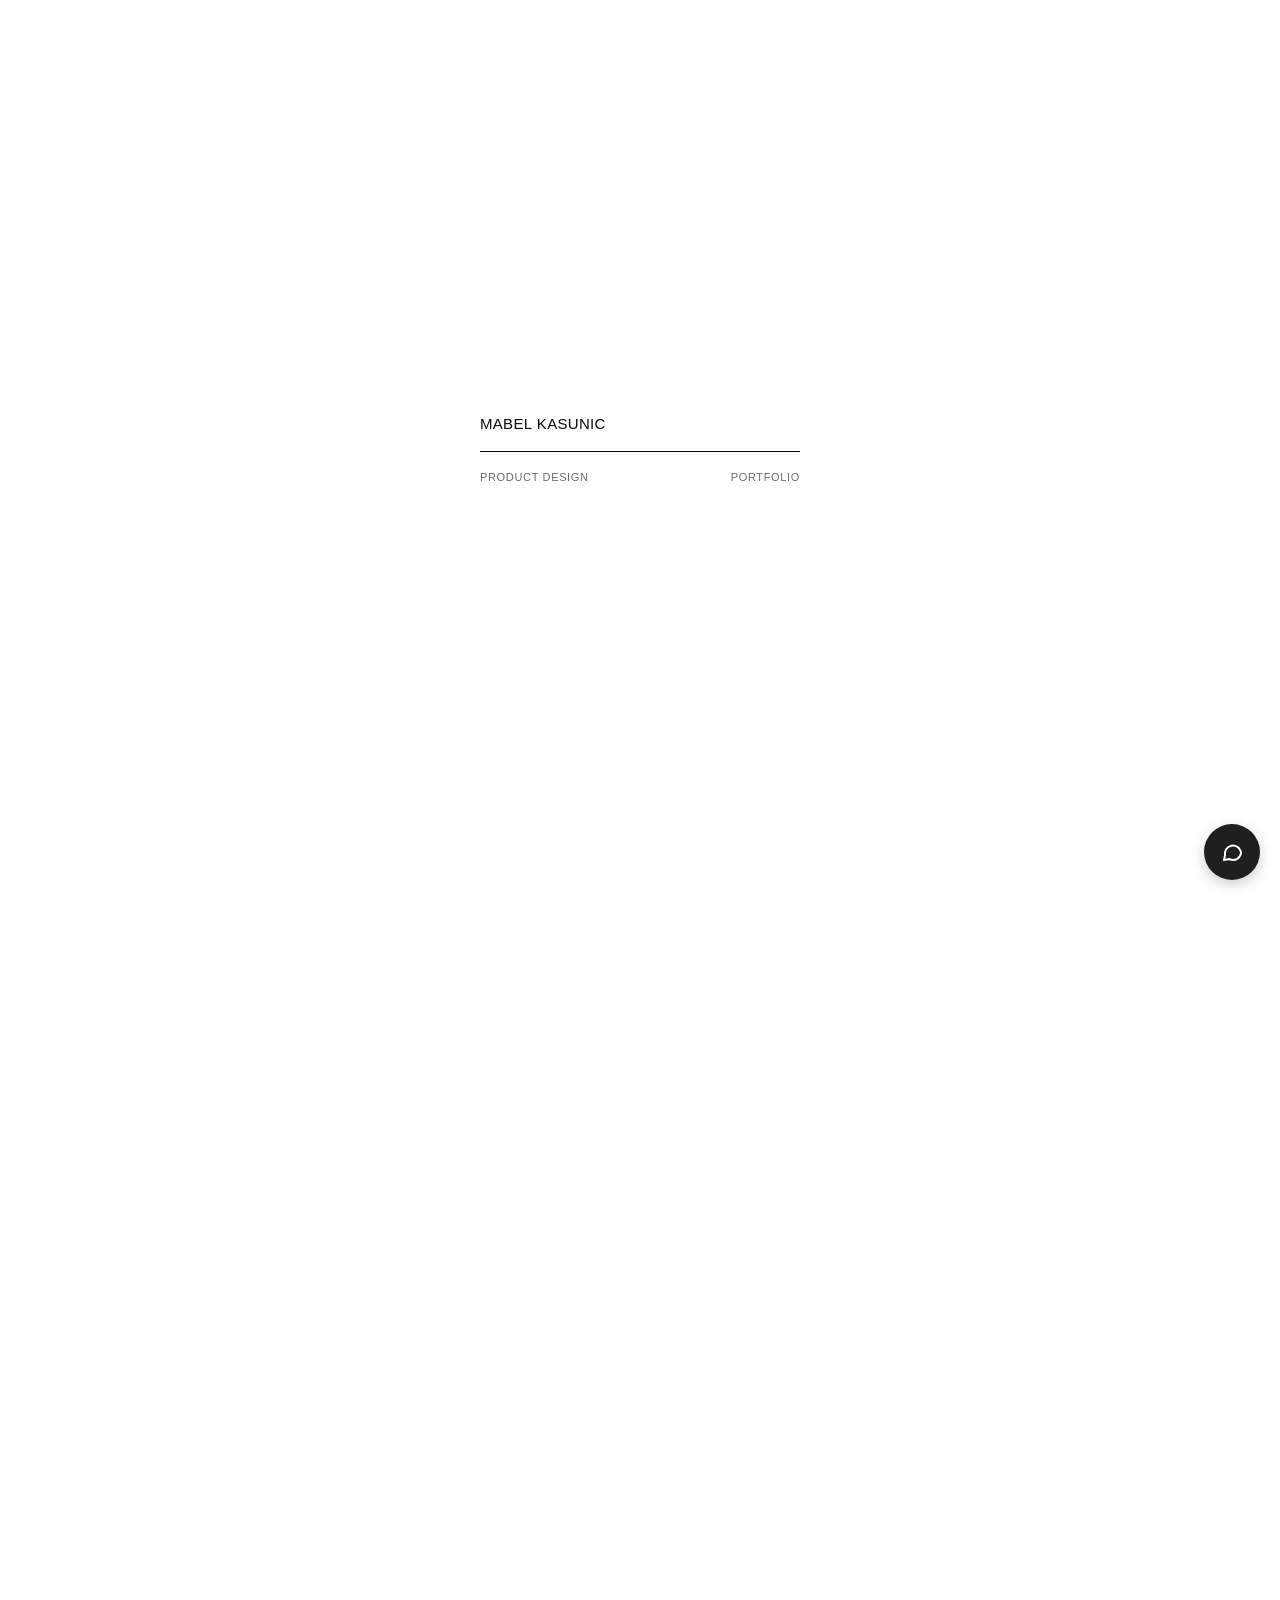
<file: index.html>
<!doctype html>
<html lang="en" class="no-js">
<head>
  <meta charset="utf-8">
  <meta name="viewport" content="width=device-width, initial-scale=1">
  <title>Mabel Kasunic — Product Designer</title>
  <meta name="description" content="Mabel Kasunic is a product designer and recent graduate of OCAD University.">
  <link rel="stylesheet" href="css/base.css">
  <link rel="stylesheet" href="css/home.css">
</head>
<body>
<div class="site" id="top">
  <a class="skip" href="#projects">Skip to projects</a>

  <!-- Loading screen (removed by js/main.js after it plays) -->
  <div class="loader" role="status" aria-label="Loading Mabel Kasunic portfolio">
    <div class="loader-inner">
      <div class="loader-name" aria-hidden="true">
        <span class="loader-clip"><span>Mabel</span></span>
        <span class="loader-clip"><span>Kasunic</span></span>
      </div>
      <div class="loader-bar" aria-hidden="true"><span></span></div>
      <div class="loader-meta" aria-hidden="true"><span>Product Design</span><span>Portfolio</span></div>
    </div>
  </div>

  <header class="wrap cols header">
    <a class="brand small hit" href="#top"><span class="ul">Mabel Kasunic</span></a>
    <nav class="nav-wrap" aria-label="Primary">
      <ul class="nav small">
        <li><a class="hit" href="#projects"><span class="ul">Projects</span></a></li>
        <li><a class="hit" href="about.html"><span class="ul">About</span></a></li>
        <li><a class="hit" href="#contact"><span class="ul">Contact</span></a></li>
      </ul>
    </nav>
  </header>
  <div class="header-space" aria-hidden="true"></div>

  <main>
    <!-- Hero -->
    <section class="wrap hero" aria-labelledby="hero-name">
      <h1 class="name" id="hero-name" data-fit data-fit-max="250">
        <span class="line"><span>MABEL</span></span>
        <span class="line"><span>KASUNIC</span></span>
        <img class="name-underline" src="images/name-underline.png" alt="" aria-hidden="true" draggable="false">
      </h1>
      <figure class="hero-media">
        <img src="images/hero.jpg" alt="Mabel Kasunic sitting on a tiled wall under pink bougainvillea, overlooking terracotta rooftops and the sea">
      </figure>
      <div class="cols hero-row rv">
        <p class="hero-label small"><span>Product Designer</span><span class="mute">OCAD University 2026</span></p>
        <div class="bio">
          <p>A creative thinker passionate about bringing brands to life through thoughtful storytelling, meaningful experiences, and a strong understanding of people. With a background in design and strategy, I enjoy exploring what makes people connect with brands and turning those insights into ideas that feel authentic, engaging, and purposeful. I believe the best work starts with curiosity, empathy, and a willingness to see things differently.</p>
        </div>
        <div class="hero-cta small"><a class="hit" href="#projects"><span class="ul">Work <span class="arrow" aria-hidden="true">↓</span></span></a></div>
      </div>
    </section>

    <!-- Projects — to add one, copy an <article> block and change its link, image, title and category -->
    <section class="wrap projects" id="projects" aria-labelledby="projects-title">
      <div class="cols section-head rv">
        <h2 class="section-title" id="projects-title">Projects</h2>
        <span class="section-count small mute">Items (03)</span>
      </div>
      <div class="grid">

        <article class="card rv">
          <a class="card-link" href="https://mabelkasunic.github.io/ShopifyFront/">
            <div class="media">
              <img class="media-img" src="images/shopify-front.jpg" alt="A hand holding a laptop up against a dusk sky, its screen showing the Shopify Front logo" loading="lazy">
              <span class="tag" aria-hidden="true">Product Design</span>
            </div>
            <div class="meta">
              <span class="num">01</span>
              <h3 class="title"><span class="roll"><span class="roll-a">Shopify Front</span><span class="roll-b" aria-hidden="true">Shopify Front</span></span></h3>
              <span class="cat">Product Design</span>
            </div>
          </a>
        </article>

        <article class="card rv d1">
          <a class="card-link" href="techtank.html">
            <div class="media">
              <img class="media-img" src="images/techtank-cover-symbol.jpg" alt="The white TechTank symbol floating over a calm, misty sea" loading="lazy">
              <span class="tag" aria-hidden="true">Industrial Design</span>
            </div>
            <div class="meta">
              <span class="num">02</span>
              <h3 class="title"><span class="roll"><span class="roll-a">TechTank</span><span class="roll-b" aria-hidden="true">TechTank</span></span></h3>
              <span class="cat">Industrial Design</span>
            </div>
          </a>
        </article>

        <article class="card rv">
          <a class="card-link" href="memora.html">
            <div class="media">
              <img class="media-img" src="images/memora-cover.jpg" alt="The white Memora logo, a book with a search bar and magnifying glass, over a wall of colourful stacked books" loading="lazy">
              <span class="tag" aria-hidden="true">UX/UI Design</span>
            </div>
            <div class="meta">
              <span class="num">03</span>
              <h3 class="title"><span class="roll"><span class="roll-a">Memora</span><span class="roll-b" aria-hidden="true">Memora</span></span></h3>
              <span class="cat">UX/UI Design</span>
            </div>
          </a>
        </article>

      </div>
    </section>

    <!-- About -->
    <section class="wrap about-wrap" id="about" aria-labelledby="about-title">
      <div class="cols about rv">
        <h2 class="about-label small" id="about-title">About</h2>
        <p class="about-text">Mabel Kasunic is a product designer and recent graduate of OCAD University. <span class="soft">Her work explores the intersection of physical and digital experiences, systems thinking, and human behaviour.</span></p>
      </div>
    </section>
  </main>

  <!-- Contact -->
  <footer class="wrap" id="contact">
    <div class="footer rv">
      <div class="cols footer-top">
        <h2 class="footer-label small">Contact</h2>
        <a class="mail-big" href="mailto:mabelkasunicdesign@gmail.com">mabelkasunicdesign@gmail.com<span class="arrow" aria-hidden="true">↗</span></a>
      </div>
      <div class="cols footer-bottom small">
        <span class="copy mute">© <span data-year>2026</span> Mabel Kasunic</span>
        <ul class="links">
          <li><a class="hit" href="https://www.linkedin.com/in/mabel-kasunic-691913256/" target="_blank" rel="noopener"><span class="ul">LinkedIn</span></a></li>
          <li><a class="hit" href="https://www.instagram.com/"><span class="ul">Instagram</span></a></li>
          <li><a class="hit" href="resume.html"><span class="ul">Résumé</span></a></li>
        </ul>
        <a class="top hit" href="#top"><span class="ul">Back to top ↑</span></a>
      </div>
    </div>
  </footer>
</div>
<script src="js/main.js"></script>
  <script src="/chat-widget.js" defer></script>
</body>
</html>
</file>
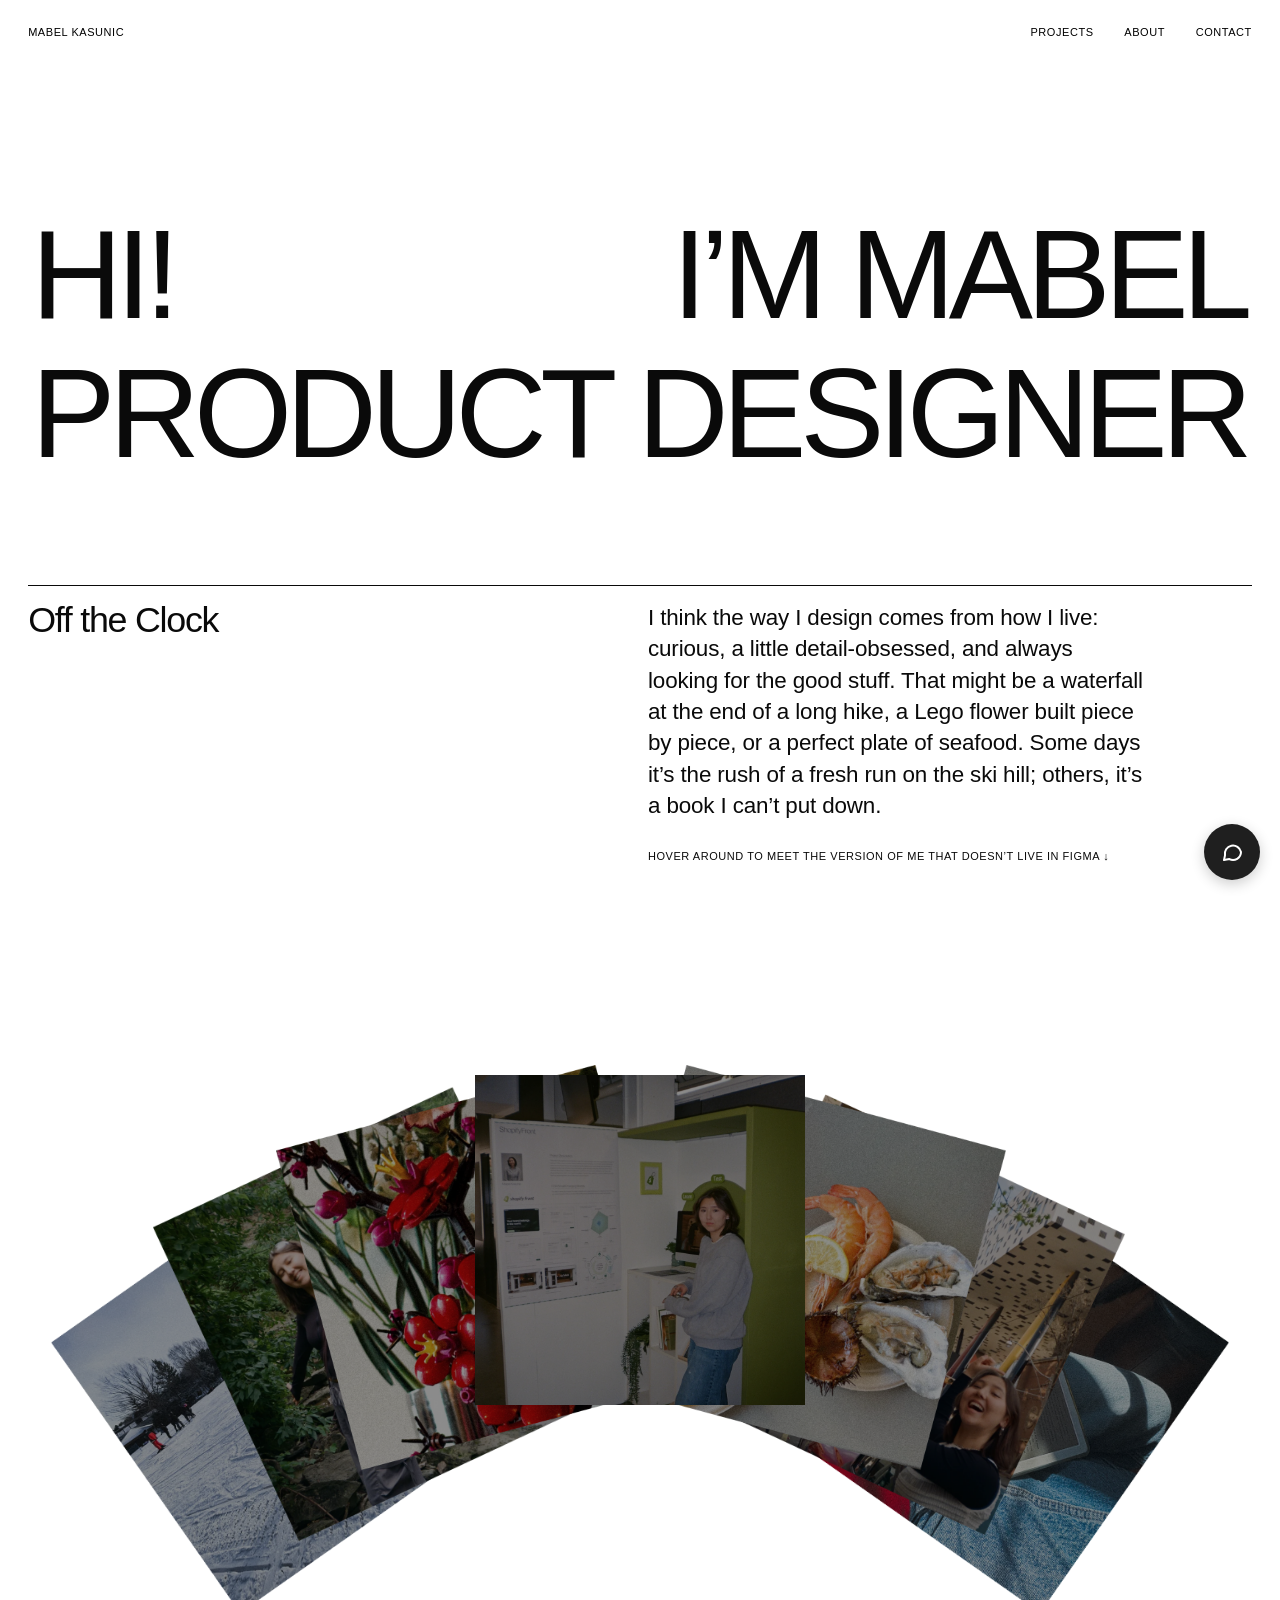
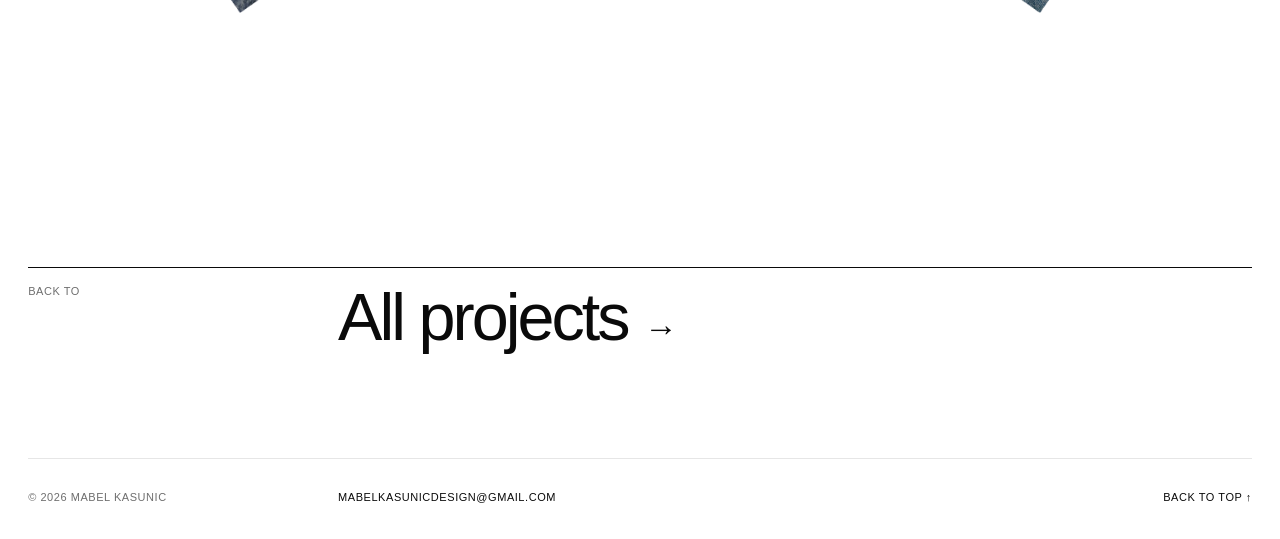
<file: about.html>
<!doctype html>
<html lang="en" class="no-js">
<head>
  <meta charset="utf-8">
  <meta name="viewport" content="width=device-width, initial-scale=1">
  <title>About — Mabel Kasunic</title>
  <meta name="description" content="About Mabel Kasunic, product designer.">
  <link rel="stylesheet" href="css/base.css">
  <link rel="stylesheet" href="css/project.css">
  <link rel="stylesheet" href="css/about.css">
</head>
<body>
<div class="site" id="top">
  <a class="skip" href="#about-title">Skip to content</a>

  <header class="wrap cols header">
    <a class="brand small hit" href="index.html"><span class="ul">Mabel Kasunic</span></a>
    <nav class="nav-wrap" aria-label="Primary">
      <ul class="nav small">
        <li><a class="hit" href="index.html#projects"><span class="ul">Projects</span></a></li>
        <li><a class="hit" href="about.html" aria-current="page"><span class="ul">About</span></a></li>
        <li><a class="hit" href="#contact"><span class="ul">Contact</span></a></li>
      </ul>
    </nav>
  </header>
  <div class="header-space" aria-hidden="true"></div>

  <main class="wrap about-main">
    <section class="about-hero" aria-labelledby="about-title">
      <h1 class="about-title" id="about-title" data-fit data-fit-max="190" aria-label="Hi! I’m Mabel, product designer">
        <span class="a-row" aria-hidden="true"><span class="line"><span>Hi!</span></span><span class="line"><span>I’m Mabel</span></span></span>
        <span class="a-row" aria-hidden="true"><span class="line"><span>Product Designer</span></span></span>
        <img class="doodle dd-star" src="images/about-doodle-star.png" alt="" aria-hidden="true" draggable="false">
        <img class="doodle dd-lines" src="images/about-doodle-lines.png" alt="" aria-hidden="true" draggable="false">
        <img class="doodle dd-pencil" src="images/about-doodle-pencil.png" alt="" aria-hidden="true" draggable="false">
      </h1>
    </section>
    <section class="cols off-clock" aria-labelledby="off-clock-title">
      <h2 class="off-label" id="off-clock-title">Off the Clock</h2>
      <div class="off-text">
        <p class="off-body">I think the way I design comes from how I live: curious, a little detail-obsessed, and always looking for the good stuff. That might be a waterfall at the end of a long hike, a Lego flower built piece by piece, or a perfect plate of seafood. Some days it’s the rush of a fresh run on the ski hill; others, it’s a book I can’t put down.</p>
        <p class="off-hint small"><span class="hint-hover">Hover around</span><span class="hint-tap">Tap around</span> to meet the version of me that doesn’t live in Figma <span aria-hidden="true">↓</span></p>
      </div>
    </section>
    <section class="fan-wrap" aria-label="A few things I love">
      <div class="fan">
        <button class="fan-zone z-skiing" type="button" aria-label="Skiing"></button>
        <button class="fan-zone z-hiking" type="button" aria-label="Hiking"></button>
        <button class="fan-zone z-lego" type="button" aria-label="Lego"></button>
        <button class="fan-zone z-gradex" type="button" aria-label="GradEx"></button>
        <button class="fan-zone z-seafood" type="button" aria-label="Seafood"></button>
        <button class="fan-zone z-ocad" type="button" aria-label="OCAD"></button>
        <button class="fan-zone z-books" type="button" aria-label="Books"></button>
        <figure class="fan-card c-skiing"><img src="images/about-skiing.webp" alt="Mabel on skis in a white jacket and bright yellow snow pants on a snowy hill" loading="lazy" draggable="false"></figure>
        <figure class="fan-card c-hiking"><img src="images/about-hiking.webp" alt="Mabel smiling with arms outstretched by a waterfall on a hike" loading="lazy" draggable="false"></figure>
        <figure class="fan-card c-lego"><img src="images/about-lego.webp" alt="A Lego flower arrangement with red blossoms and pink buds" loading="lazy" draggable="false"></figure>
        <figure class="fan-card c-gradex"><img src="images/about-gradex.webp" alt="Mabel standing beside her Shopify Front booth at the OCAD University GradEx show" loading="lazy" draggable="false"></figure>
        <figure class="fan-card c-seafood"><img src="images/about-seafood.webp" alt="A glass of white wine beside plates of oysters, prawns, sea urchin and a fig" loading="lazy" draggable="false"></figure>
        <figure class="fan-card c-ocad"><img src="images/about-ocad.webp" alt="Mabel laughing on a Toronto street beneath OCAD University's Sharp Centre, with the CN Tower behind" loading="lazy" draggable="false"></figure>
        <figure class="fan-card c-books"><img src="images/about-books.webp" alt="A Kobo e-reader resting on Mabel's knee in the sun while she pets her cat" loading="lazy" draggable="false"></figure>
        <img class="fan-label l-skiing" src="images/about-label-skiing.png" alt="" aria-hidden="true">
        <img class="fan-label l-hiking" src="images/about-label-hiking.png" alt="" aria-hidden="true">
        <img class="fan-label l-lego" src="images/about-label-lego.png" alt="" aria-hidden="true">
        <img class="fan-label l-gradex" src="images/about-label-gradex.png" alt="" aria-hidden="true">
        <img class="fan-label l-seafood" src="images/about-label-seafood.png" alt="" aria-hidden="true">
        <img class="fan-label l-ocad" src="images/about-label-ocad.png" alt="" aria-hidden="true">
        <img class="fan-label l-books" src="images/about-label-books.png" alt="" aria-hidden="true">
      </div>
    </section>
  </main>

  <footer class="wrap" id="contact">
    <div class="cols next rv">
      <p class="next-label small mute">Back to</p>
      <a class="next-link" href="index.html#projects">All projects <span class="arrow" aria-hidden="true">→</span></a>
    </div>
    <div class="cols foot small">
      <span class="copy mute">© <span data-year>2026</span> Mabel Kasunic</span>
      <a class="mail hit" href="mailto:mabelkasunicdesign@gmail.com"><span class="ul">mabelkasunicdesign@gmail.com</span></a>
      <a class="top hit" href="#top"><span class="ul">Back to top ↑</span></a>
    </div>
  </footer>
</div>
<script src="js/main.js"></script>
  <script src="/chat-widget.js" defer></script>
</body>
</html>
</file>
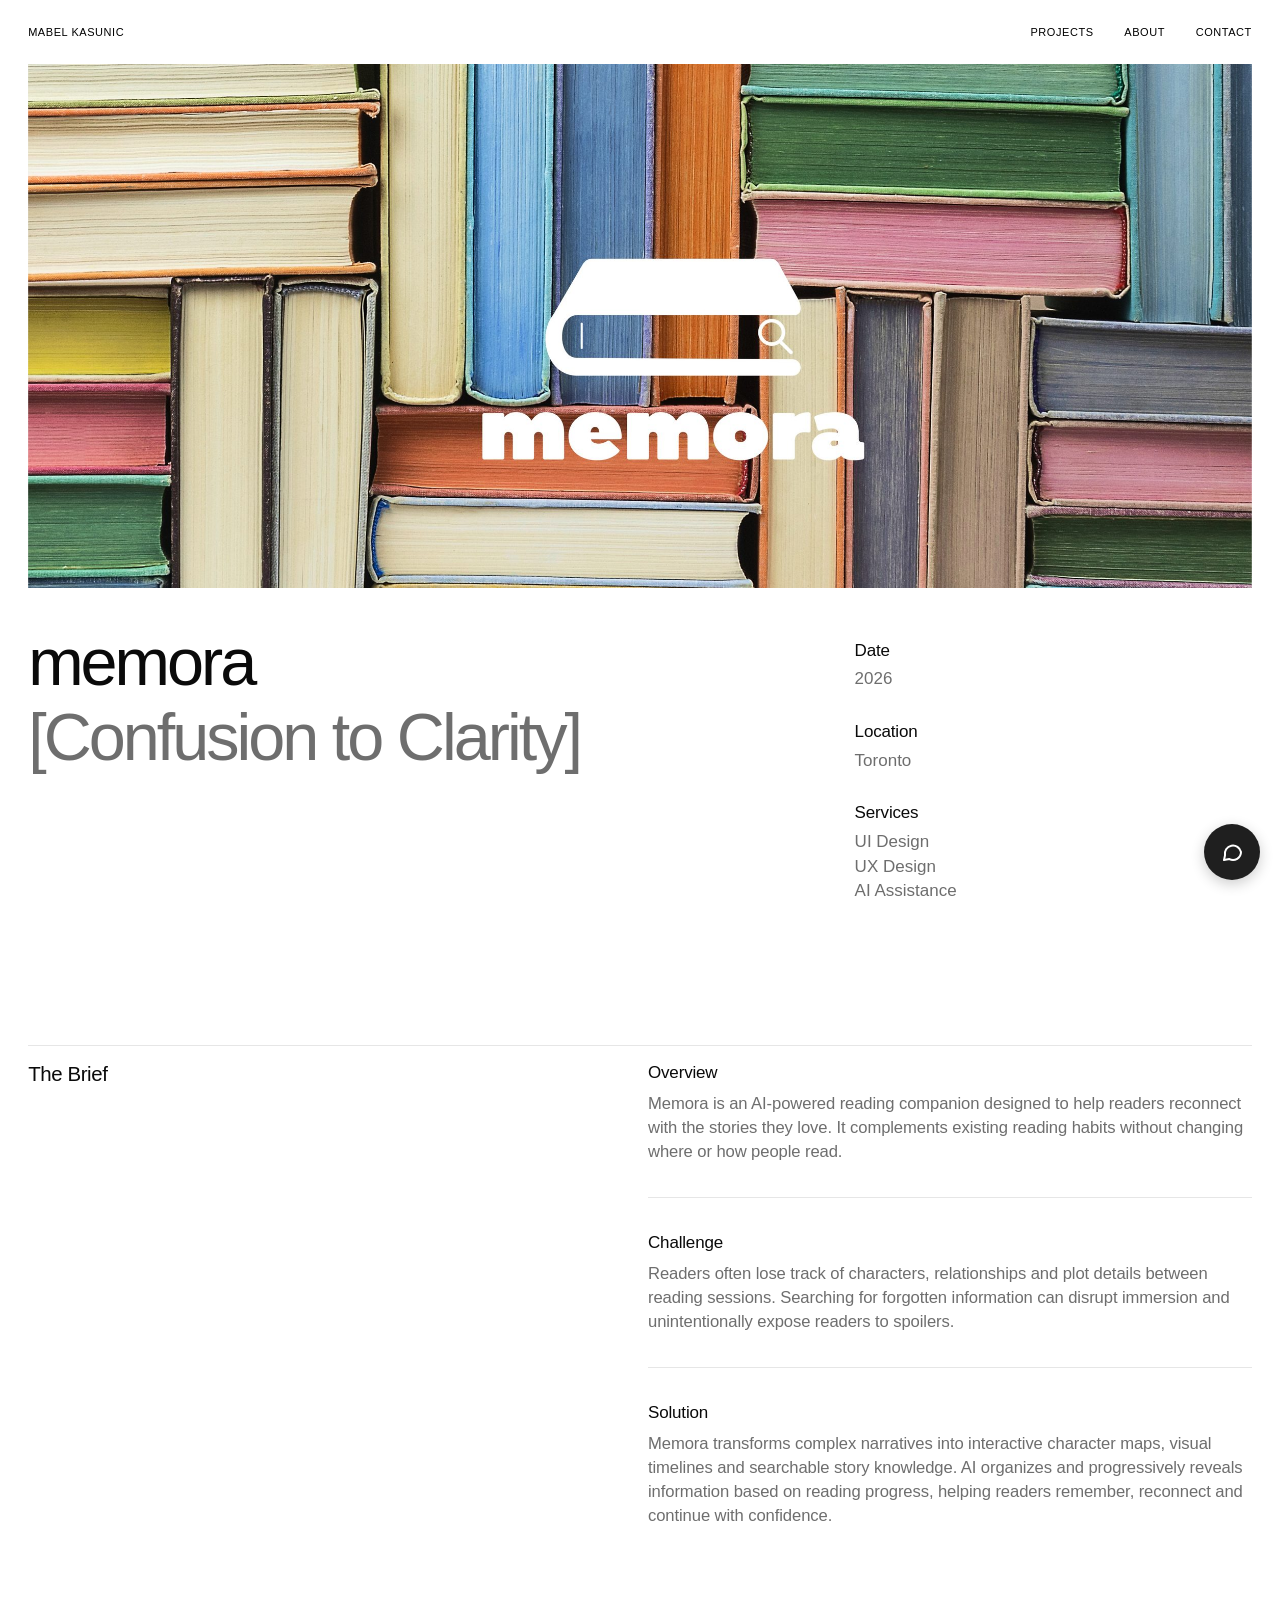
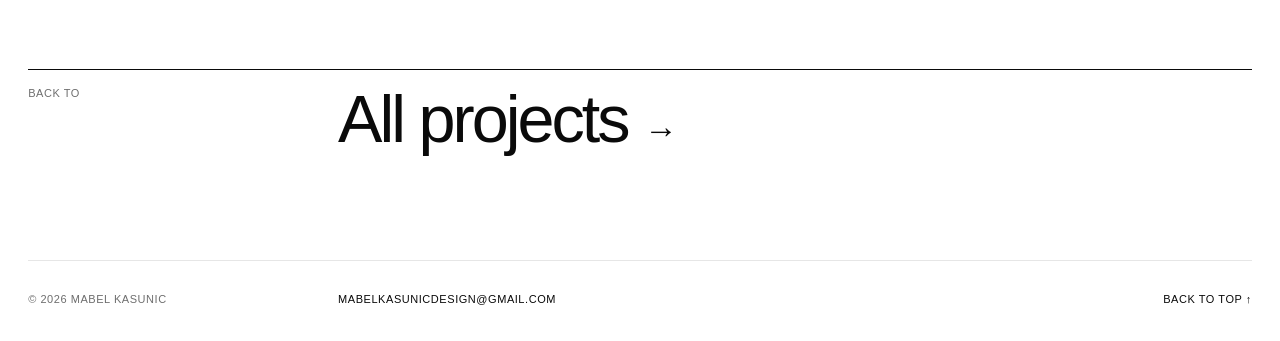
<file: memora.html>
<!doctype html>
<html lang="en" class="no-js">
<head>
  <meta charset="utf-8">
  <meta name="viewport" content="width=device-width, initial-scale=1">
  <title>Memora — Mabel Kasunic</title>
  <meta name="description" content="Memora, an AI-powered reading companion designed by Mabel Kasunic.">
  <link rel="stylesheet" href="css/base.css">
  <link rel="stylesheet" href="css/project.css">
</head>
<body>
<div class="site" id="top">
  <a class="skip" href="#brief">Skip to project brief</a>

  <header class="wrap cols header">
    <a class="brand small hit" href="index.html"><span class="ul">Mabel Kasunic</span></a>
    <nav class="nav-wrap" aria-label="Primary">
      <ul class="nav small">
        <li><a class="hit" href="index.html#projects"><span class="ul">Projects</span></a></li>
        <li><a class="hit" href="about.html"><span class="ul">About</span></a></li>
        <li><a class="hit" href="#contact"><span class="ul">Contact</span></a></li>
      </ul>
    </nav>
  </header>
  <div class="header-space" aria-hidden="true"></div>

  <main id="memora">
    <!-- Cover -->
    <div class="wrap">
      <figure class="cover">
        <img src="images/memora-cover-wide.jpg" alt="The white Memora logo, a book with a search bar and magnifying glass, over a wall of colourful stacked books">
      </figure>
    </div>

  <!-- Title + facts -->
  <section class="wrap cols intro" aria-labelledby="project-title">
    <h1 class="title-block" id="project-title">
      <span class="t-line t-name"><span>memora</span></span>
      <span class="t-line t-sub"><span>[Confusion to Clarity]</span></span>
    </h1>
    <dl class="facts rv">
      <div class="fact"><dt>Date</dt><dd>2026</dd></div>
      <div class="fact"><dt>Location</dt><dd>Toronto</dd></div>
      <div class="fact"><dt>Services</dt><dd>UI Design<br>UX Design<br>AI Assistance</dd></div>
    </dl>
  </section>

  <!-- The Brief -->
  <section class="wrap" id="brief" aria-labelledby="brief-title">
    <div class="cols brief rv">
      <h2 class="brief-label" id="brief-title">The Brief</h2>
      <div class="brief-items">
        <div class="item">
          <h3>Overview</h3>
          <p>Memora is an AI-powered reading companion designed to help readers reconnect with the stories they love. It complements existing reading habits without changing where or how people read.</p>
        </div>
        <div class="item">
          <h3>Challenge</h3>
          <p>Readers often lose track of characters, relationships and plot details between reading sessions. Searching for forgotten information can disrupt immersion and unintentionally expose readers to spoilers.</p>
        </div>
        <div class="item">
          <h3>Solution</h3>
          <p>Memora transforms complex narratives into interactive character maps, visual timelines and searchable story knowledge. AI organizes and progressively reveals information based on reading progress, helping readers remember, reconnect and continue with confidence.</p>
        </div>
      </div>
    </div>
  </section>
  </main>

  <footer class="wrap" id="contact">
    <div class="cols next rv">
      <p class="next-label small mute">Back to</p>
      <a class="next-link" href="index.html#projects">All projects <span class="arrow" aria-hidden="true">→</span></a>
    </div>
    <div class="cols foot small">
      <span class="copy mute">© <span data-year>2026</span> Mabel Kasunic</span>
      <a class="mail hit" href="mailto:mabelkasunicdesign@gmail.com"><span class="ul">mabelkasunicdesign@gmail.com</span></a>
      <a class="top hit" href="#top"><span class="ul">Back to top ↑</span></a>
    </div>
  </footer>
</div>
<script src="js/main.js"></script>
  <script src="/chat-widget.js" defer></script>
</body>
</html>
</file>
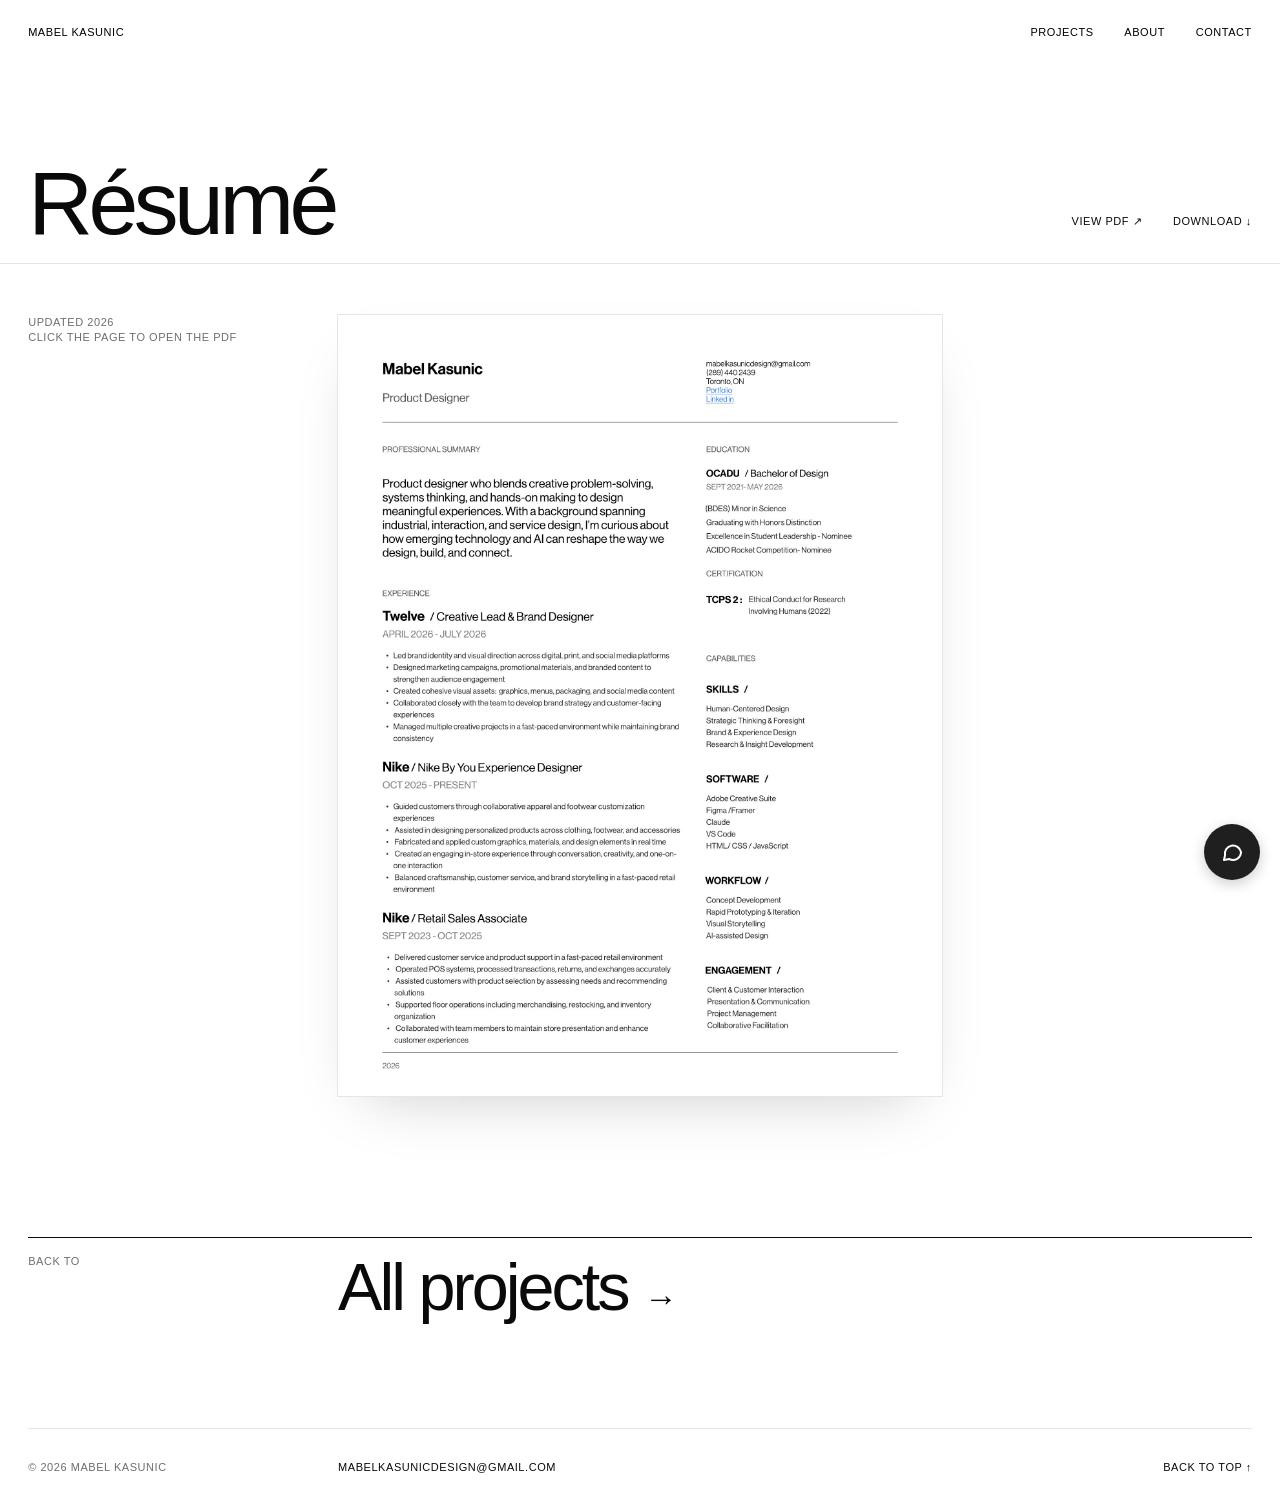
<file: resume.html>
<!doctype html>
<html lang="en" class="no-js">
<head>
  <meta charset="utf-8">
  <meta name="viewport" content="width=device-width, initial-scale=1">
  <title>Résumé — Mabel Kasunic</title>
  <meta name="description" content="Résumé of Mabel Kasunic, product designer.">
  <link rel="stylesheet" href="css/base.css">
  <link rel="stylesheet" href="css/project.css">
  <link rel="stylesheet" href="css/resume.css">
</head>
<body>
<div class="site" id="top">
  <a class="skip" href="#resume">Skip to résumé</a>

  <header class="wrap cols header">
    <a class="brand small hit" href="index.html"><span class="ul">Mabel Kasunic</span></a>
    <nav class="nav-wrap" aria-label="Primary">
      <ul class="nav small">
        <li><a class="hit" href="index.html#projects"><span class="ul">Projects</span></a></li>
        <li><a class="hit" href="about.html"><span class="ul">About</span></a></li>
        <li><a class="hit" href="#contact"><span class="ul">Contact</span></a></li>
      </ul>
    </nav>
  </header>
  <div class="header-space" aria-hidden="true"></div>

  <main id="resume">
    <section class="wrap cols resume-head rv" aria-labelledby="resume-title">
      <h1 class="resume-title" id="resume-title">Résumé</h1>
      <div class="resume-actions small">
        <a class="hit" href="Kasunic_Mabel_Resume.pdf" target="_blank" rel="noopener"><span class="ul">View PDF <span class="arrow" aria-hidden="true">↗</span></span></a>
        <a class="hit dl" href="Kasunic_Mabel_Resume.pdf" download><span class="ul">Download <span class="arrow" aria-hidden="true">↓</span></span></a>
      </div>
    </section>

    <section class="wrap cols resume-body rv" aria-label="Résumé preview">
      <p class="resume-note small mute">Updated 2026<br>Click the page to open the PDF</p>
      <a class="resume-sheet" href="Kasunic_Mabel_Resume.pdf" target="_blank" rel="noopener" aria-label="Open Mabel Kasunic’s résumé (PDF, opens in a new tab)">
        <img src="images/resume-preview.jpg" alt="Preview of Mabel Kasunic’s one-page résumé: product designer, with experience at Twelve and Nike, a Bachelor of Design from OCAD University, and skills and software" width="1870" height="2420">
        <span class="sheet-tag small" aria-hidden="true">Open PDF ↗</span>
      </a>
    </section>
  </main>

  <footer class="wrap" id="contact">
    <div class="cols next rv">
      <p class="next-label small mute">Back to</p>
      <a class="next-link" href="index.html#projects">All projects <span class="arrow" aria-hidden="true">→</span></a>
    </div>
    <div class="cols foot small">
      <span class="copy mute">© <span data-year>2026</span> Mabel Kasunic</span>
      <a class="mail hit" href="mailto:mabelkasunicdesign@gmail.com"><span class="ul">mabelkasunicdesign@gmail.com</span></a>
      <a class="top hit" href="#top"><span class="ul">Back to top ↑</span></a>
    </div>
  </footer>
</div>
<script src="js/main.js"></script>
  <script src="/chat-widget.js" defer></script>
</body>
</html>
</file>
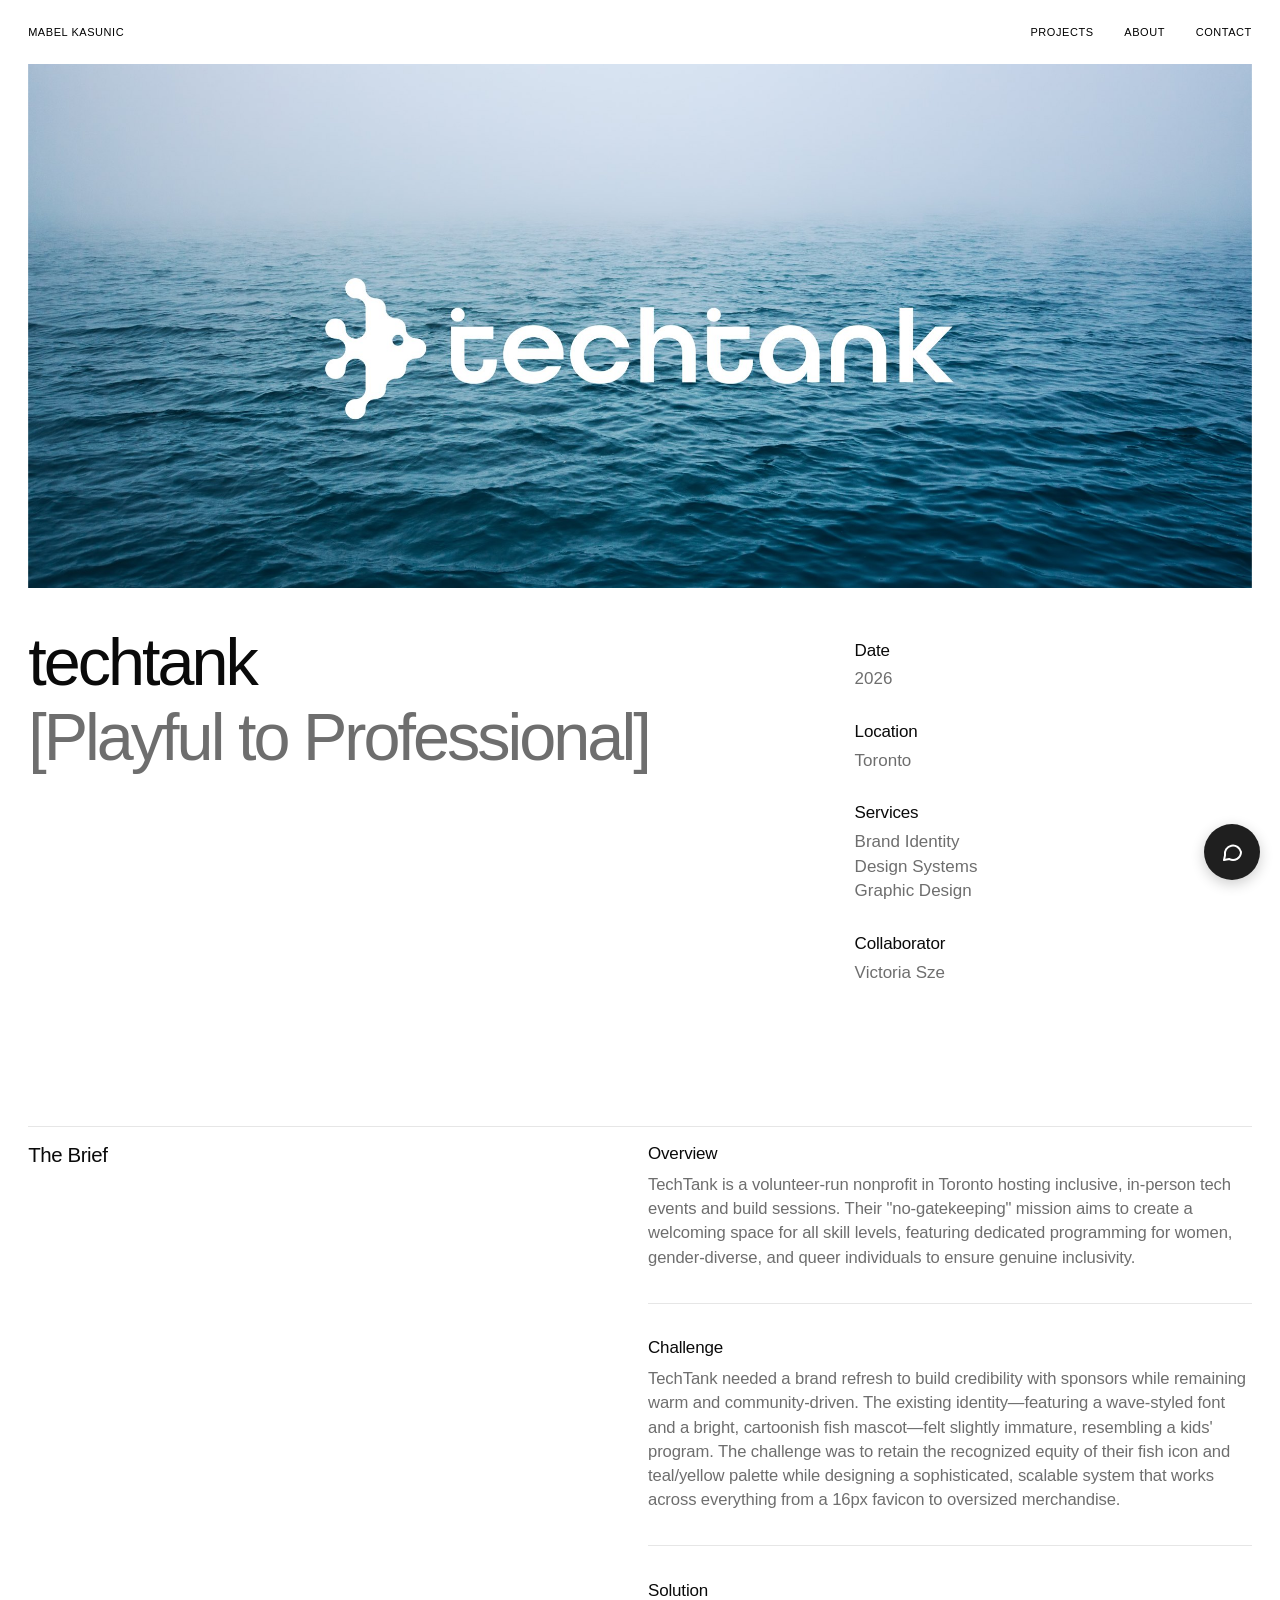
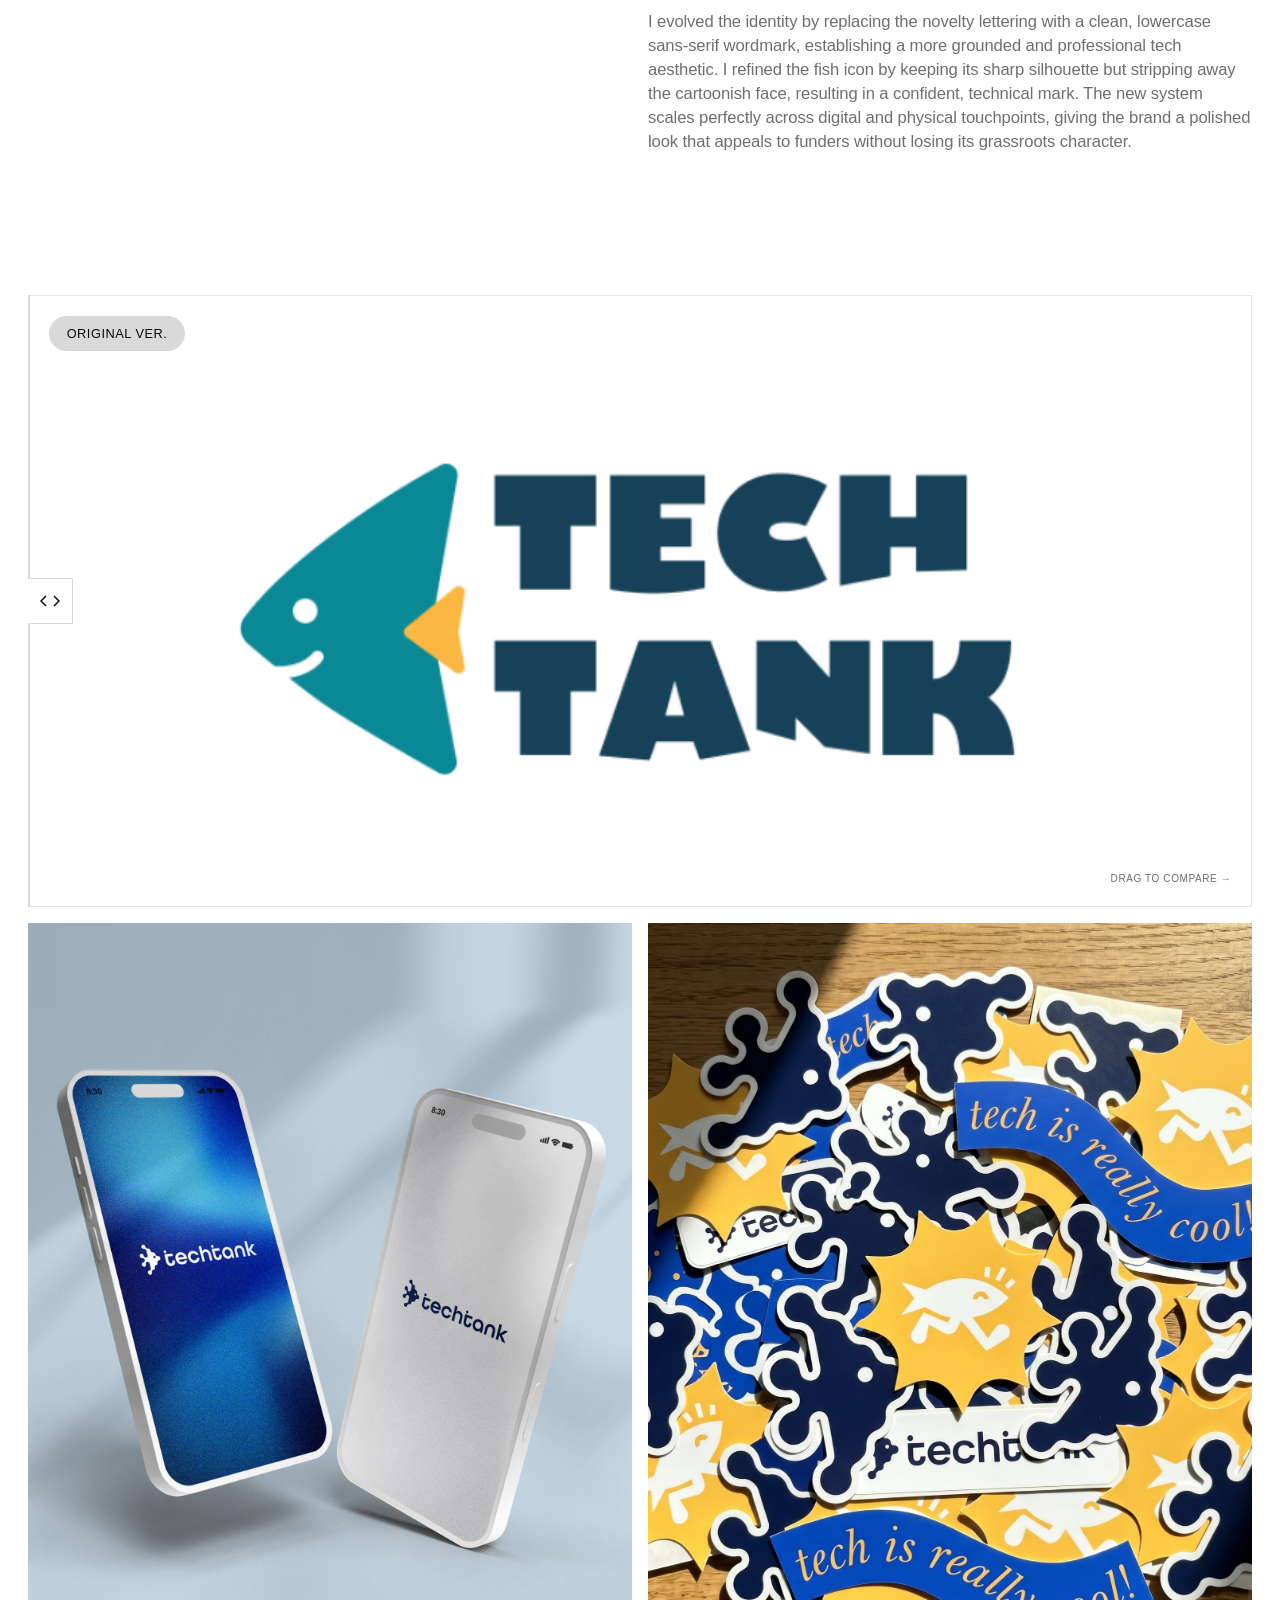
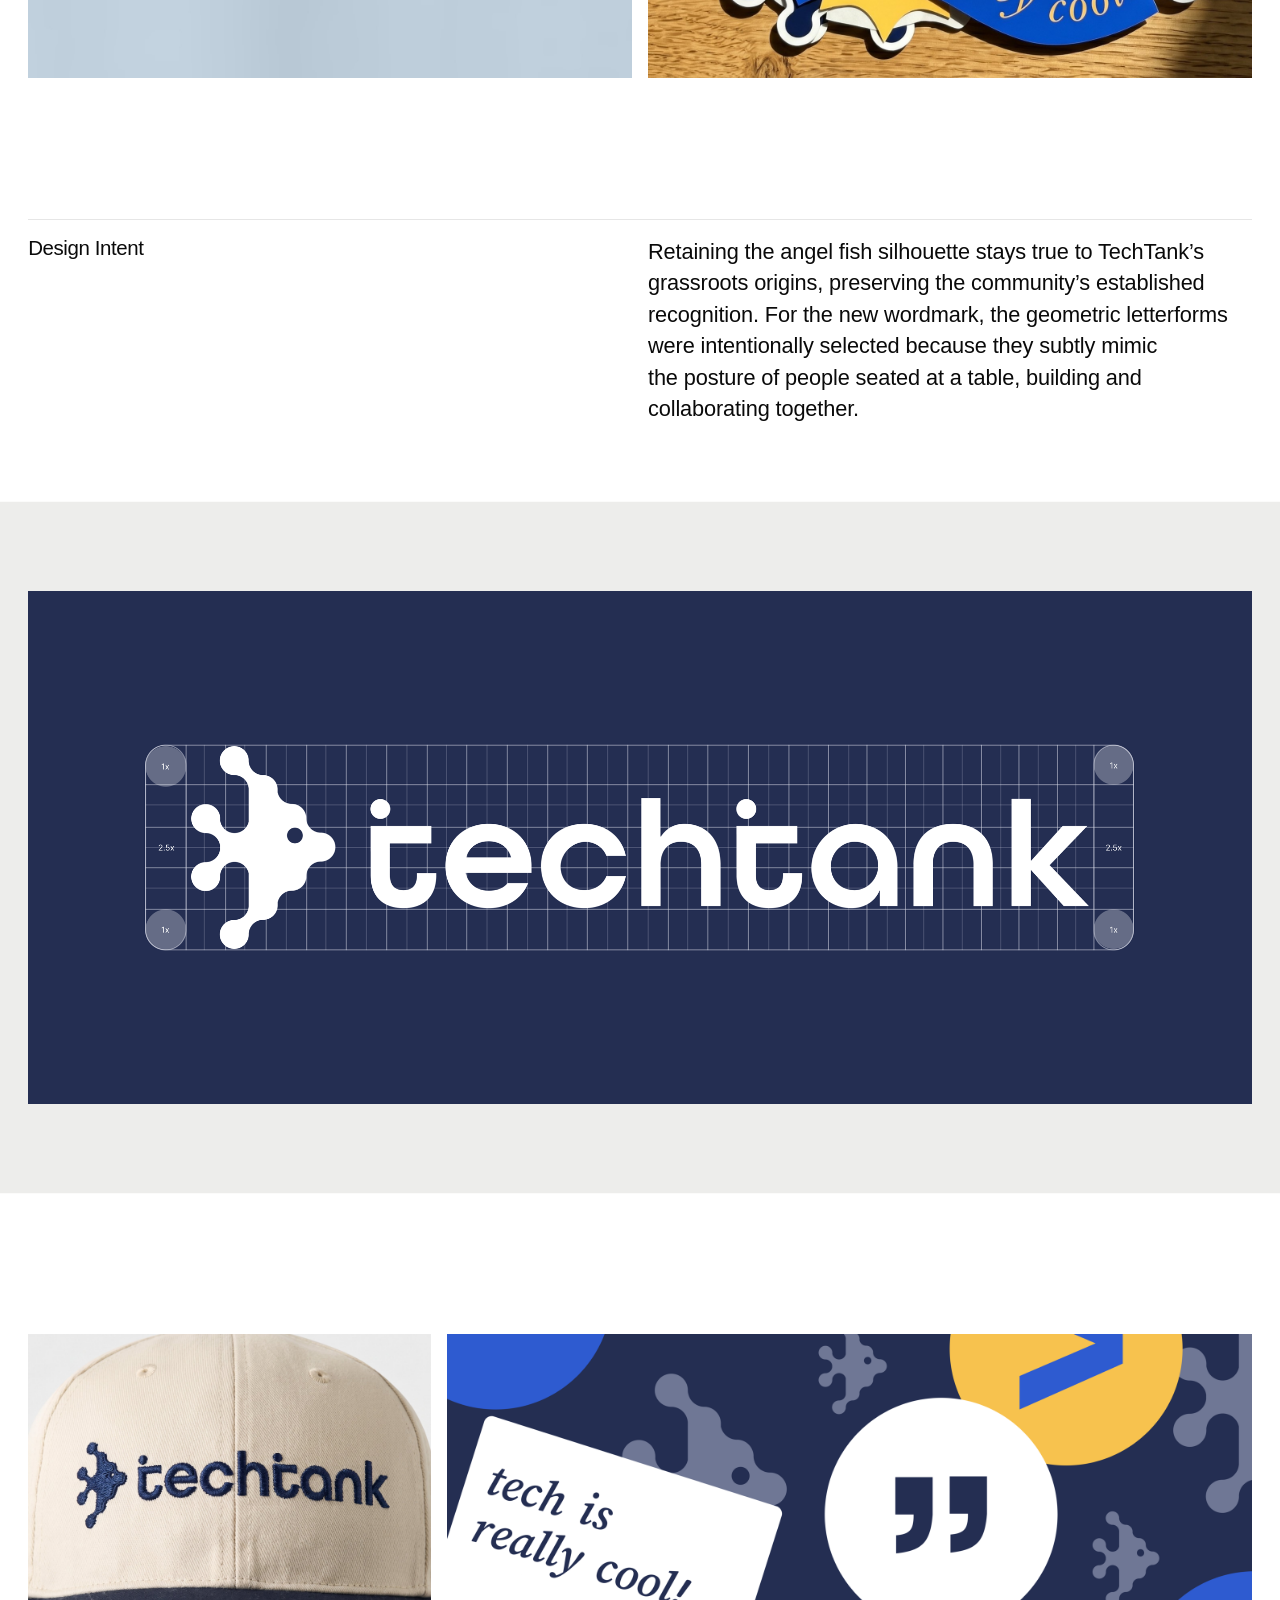
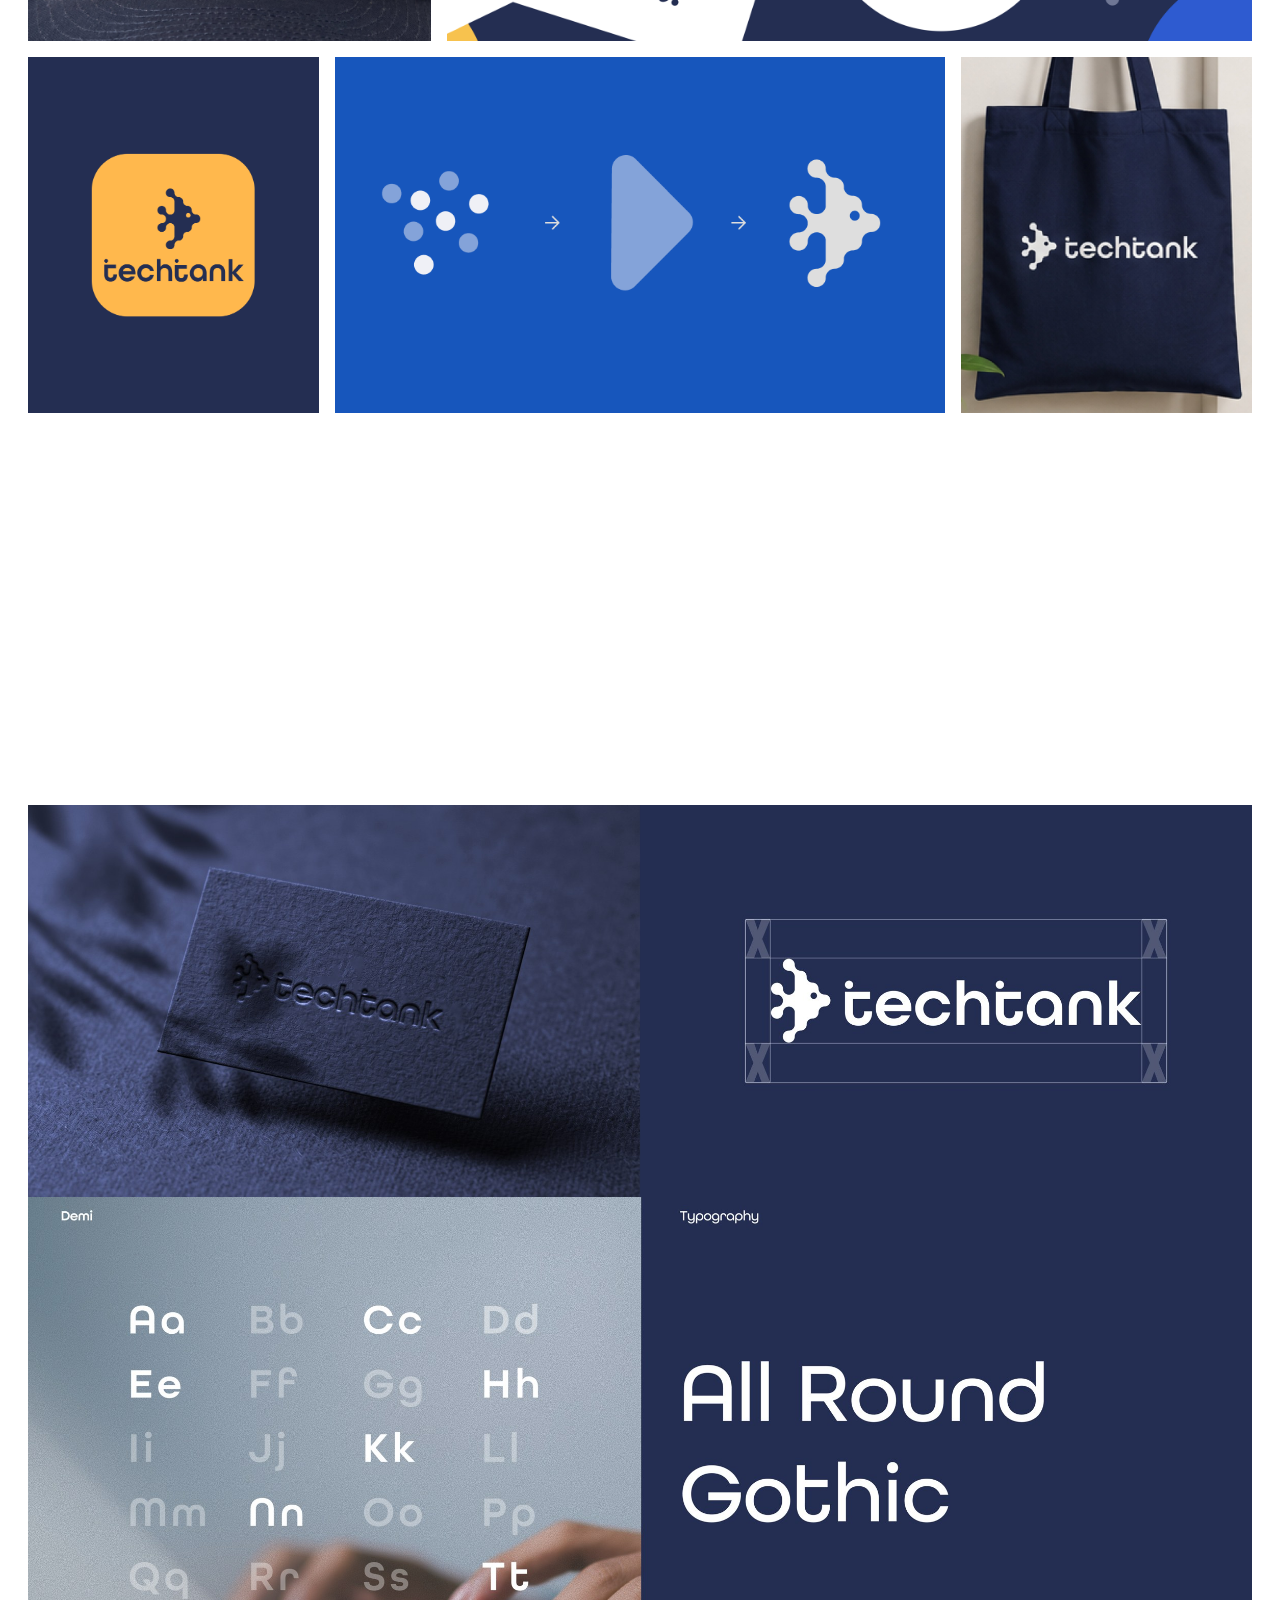
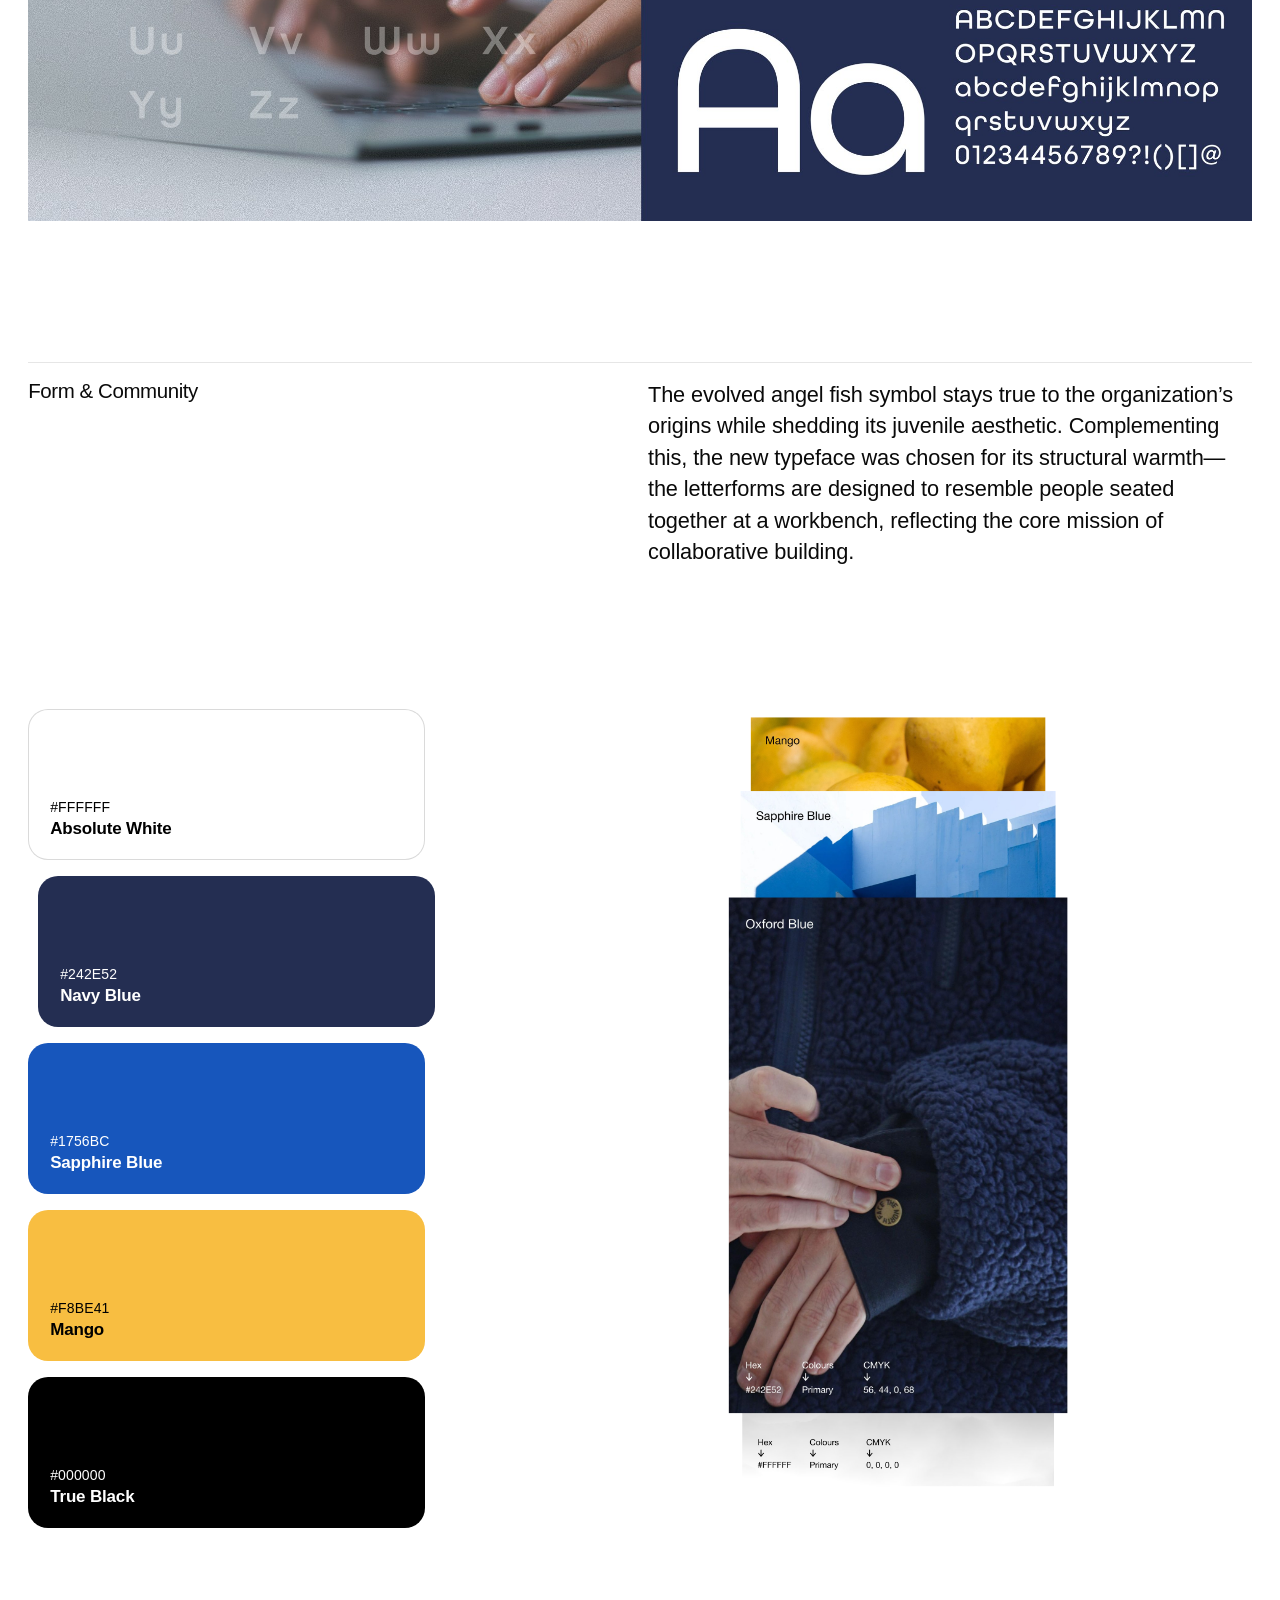
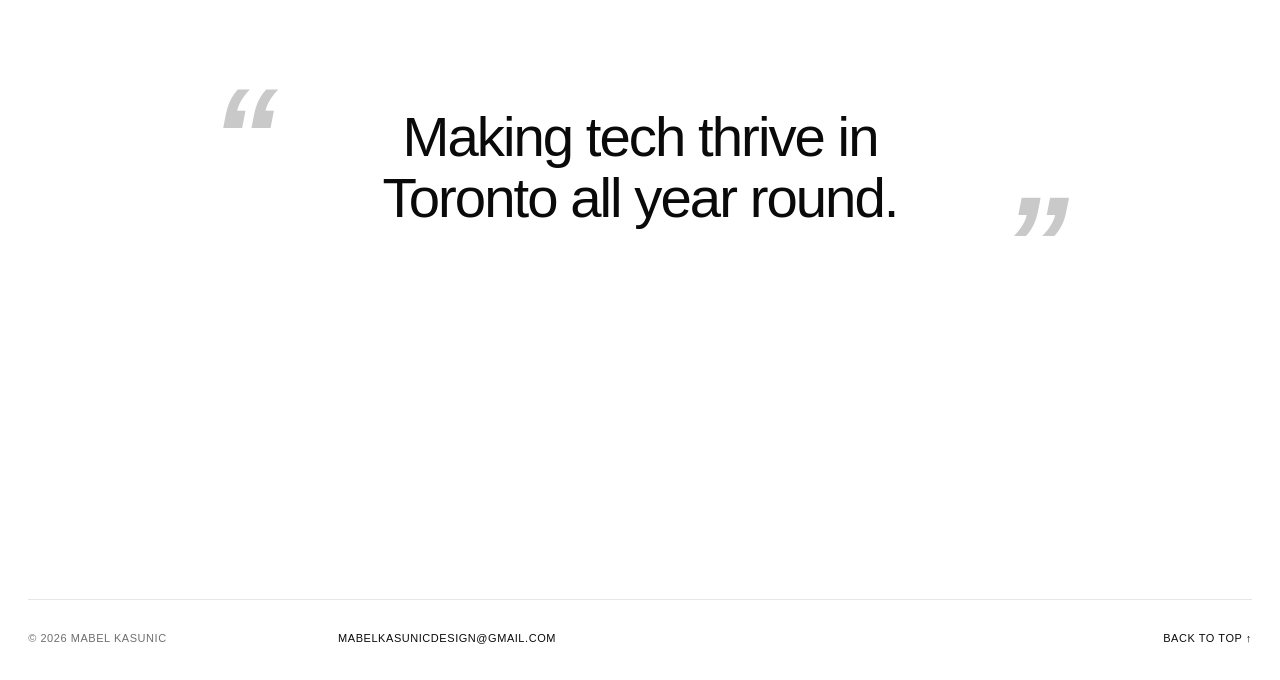
<file: techtank.html>
<!doctype html>
<html lang="en" class="no-js">
<head>
  <meta charset="utf-8">
  <meta name="viewport" content="width=device-width, initial-scale=1">
  <title>TechTank — Mabel Kasunic</title>
  <meta name="description" content="TechTank brand identity refresh by Mabel Kasunic.">
  <link rel="stylesheet" href="css/base.css">
  <link rel="stylesheet" href="css/project.css">
</head>
<body>
<div class="site" id="top">
  <a class="skip" href="#brief">Skip to project brief</a>

  <header class="wrap cols header">
    <a class="brand small hit" href="index.html"><span class="ul">Mabel Kasunic</span></a>
    <nav class="nav-wrap" aria-label="Primary">
      <ul class="nav small">
        <li><a class="hit" href="index.html#projects"><span class="ul">Projects</span></a></li>
        <li><a class="hit" href="about.html"><span class="ul">About</span></a></li>
        <li><a class="hit" href="#contact"><span class="ul">Contact</span></a></li>
      </ul>
    </nav>
  </header>
  <div class="header-space" aria-hidden="true"></div>

  <main>
    <!-- Cover -->
    <div class="wrap">
      <figure class="cover">
        <img src="images/techtank-cover.jpg" alt="The white TechTank logo and wordmark over a calm, misty sea">
      </figure>
    </div>

    <!-- Title + facts -->
    <section class="wrap cols intro" aria-labelledby="project-title">
      <h1 class="title-block" id="project-title">
        <span class="t-line t-name"><span>techtank</span></span>
        <span class="t-line t-sub"><span>[Playful to Professional]</span></span>
      </h1>
      <dl class="facts rv">
        <div class="fact"><dt>Date</dt><dd>2026</dd></div>
        <div class="fact"><dt>Location</dt><dd>Toronto</dd></div>
        <div class="fact"><dt>Services</dt><dd>Brand Identity<br>Design Systems<br>Graphic Design</dd></div>
        <div class="fact"><dt>Collaborator</dt><dd>Victoria Sze</dd></div>
      </dl>
    </section>

    <!-- The Brief -->
    <section class="wrap" id="brief" aria-labelledby="brief-title">
      <div class="cols brief rv">
        <h2 class="brief-label" id="brief-title">The Brief</h2>
        <div class="brief-items">
          <div class="item">
            <h3>Overview</h3>
            <p>TechTank is a volunteer-run nonprofit in Toronto hosting inclusive, in-person tech events and build sessions. Their "no-gatekeeping" mission aims to create a welcoming space for all skill levels, featuring dedicated programming for women, gender-diverse, and queer individuals to ensure genuine inclusivity.</p>
          </div>
          <div class="item">
            <h3>Challenge</h3>
            <p>TechTank needed a brand refresh to build credibility with sponsors while remaining warm and community-driven. The existing identity—featuring a wave-styled font and a bright, cartoonish fish mascot—felt slightly immature, resembling a kids' program. The challenge was to retain the recognized equity of their fish icon and teal/yellow palette while designing a sophisticated, scalable system that works across everything from a 16px favicon to oversized merchandise.</p>
          </div>
          <div class="item">
            <h3>Solution</h3>
            <p>I evolved the identity by replacing the novelty lettering with a clean, lowercase sans-serif wordmark, establishing a more grounded and professional tech aesthetic. I refined the fish icon by keeping its sharp silhouette but stripping away the cartoonish face, resulting in a confident, technical mark. The new system scales perfectly across digital and physical touchpoints, giving the brand a polished look that appeals to funders without losing its grassroots character.</p>
          </div>
        </div>
      </div>
    </section>

    <!-- Before/after slider + two images -->
    <section class="wrap" aria-label="Project images">
      <div class="gallery rv">
        <figure class="shot full compare" data-compare>
          <div class="cmp-layer cmp-old"><img src="images/techtank-logo-original.png" alt="Original TechTank logo: a cartoon teal fish with a smiling face beside chunky navy TECH TANK lettering" draggable="false"></div>
          <div class="cmp-layer cmp-new"><img src="images/techtank-logo-polished.png" alt="Polished TechTank logo: a simplified white fish mark beside a lowercase techtank wordmark on navy" draggable="false"></div>
          <div class="cmp-handle" aria-hidden="true">
            <span class="cmp-knob"><svg width="20" height="12" viewBox="0 0 20 12" fill="none" stroke="currentColor" stroke-width="1.5" aria-hidden="true"><path d="M6 1L1 6l5 5M14 1l5 5-5 5"/></svg></span>
          </div>
          <span class="cmp-tag" aria-hidden="true">Original ver.</span>
          <span class="cmp-hint" aria-hidden="true">Drag to compare →</span>
          <input class="cmp-range" type="range" min="0" max="100" step="0.5" value="0" aria-label="Compare the original and polished TechTank logos">
        </figure>
        <figure class="shot"><img src="images/techtank-phones.jpg" alt="Two floating phones showing the new TechTank logo: white on a blue gradient screen and navy on a light grey screen" loading="lazy"></figure>
        <figure class="shot"><img src="images/techtank-stickers.jpg" alt="A pile of TechTank stickers on a wooden table: navy fish marks, yellow starbursts, white wordmark labels and blue banners reading “tech is really cool!”" loading="lazy"></figure>
      </div>
    </section>

    <!-- Design Intent + logo grid + applications -->
    <section class="wrap section-gap" aria-labelledby="intent-title">
      <div class="cols brief rv">
        <h2 class="brief-label" id="intent-title">Design Intent</h2>
        <div class="brief-items">
          <div class="item">
            <p class="lead">Retaining the angel fish silhouette stays true to TechTank’s grassroots origins, preserving the community’s established recognition. For the new wordmark, the geometric letterforms were intentionally selected because they subtly mimic the posture of people seated at a table, building and collaborating together.</p>
          </div>
        </div>
      </div>
      <figure class="grid-band rv">
        <img src="images/techtank-logo-grid.png" alt="TechTank logo construction: the white fish mark and wordmark on navy, laid over a grid with 1x clear-space corners and a 2.5x height" loading="lazy">
      </figure>
      <div class="apps rv">
        <div class="apps-row r1">
          <figure class="app cap"><img src="images/techtank-cap.jpg" alt="Cream and navy cap with the TechTank fish mark and wordmark embroidered in navy" loading="lazy"></figure>
          <figure class="app banner"><img src="images/techtank-banner.png" alt="TechTank brand graphics on navy: a speech bubble reading “tech is really cool!”, a quotation-mark circle, a yellow chevron circle and grey fish marks" loading="lazy"></figure>
        </div>
        <div class="apps-row r2">
          <figure class="app icon"><img src="images/techtank-app-icon.png" alt="TechTank app icon: navy fish mark and wordmark on a yellow rounded square" loading="lazy"></figure>
          <figure class="app process"><img src="images/techtank-process.png" alt="How the mark was built: scattered dots, then a rounded triangle, then the final connected fish mark" loading="lazy"></figure>
          <figure class="app tote"><img src="images/techtank-tote.jpg" alt="Navy tote bag printed with the white TechTank fish mark and wordmark" loading="lazy"></figure>
        </div>
      </div>
    </section>

    <!-- Intentional Evolution + business card / typography -->
    <section class="wrap section-gap" aria-labelledby="evolution-title">
      <div class="cols brief rv">
        <h2 class="brief-label" id="evolution-title">Intentional Evolution</h2>
        <div class="brief-items">
          <div class="item">
            <p class="lead">We kept the iconic angel fish to honor TechTank’s roots and maintain brand equity. The shift in typography introduces a hidden layer of meaning: the rounded, lowercase letterforms subtly mirror the posture of individuals sitting side-by-side, actively working and creating as a community.</p>
          </div>
        </div>
      </div>
      <figure class="stack-figure rv">
        <img src="images/techtank-business-card.jpg" alt="An embossed navy business card with the TechTank logo, beside the white logo on navy with its clear-space guides" loading="lazy">
        <img src="images/techtank-typography.jpg" alt="Typography spread for All Round Gothic Demi: an alphabet grid over a photo of hands typing on a laptop, beside a navy panel with the typeface name, a large Aa and the full character set" loading="lazy">
      </figure>
    </section>

    <!-- Form & Community -->
    <section class="wrap section-gap" aria-labelledby="form-title">
      <div class="cols brief rv">
        <h2 class="brief-label" id="form-title">Form &amp; Community</h2>
        <div class="brief-items">
          <div class="item">
            <p class="lead">The evolved angel fish symbol stays true to the organization’s origins while shedding its juvenile aesthetic. Complementing this, the new typeface was chosen for its structural warmth—the letterforms are designed to resemble people seated together at a workbench, reflecting the core mission of collaborative building.</p>
          </div>
        </div>
      </div>
    </section>

    <!-- Colour palette -->
    <section class="wrap section-gap" aria-labelledby="palette-title">
      <h2 class="sr-only" id="palette-title">Colour palette</h2>
      <div class="cols palette rv">
        <ul class="swatches">
          <li class="swatch sw-white is-active" data-swatch><span class="sw-hex">#FFFFFF</span><span class="sw-name">Absolute White</span></li>
          <li class="swatch sw-navy" data-swatch><span class="sw-hex">#242E52</span><span class="sw-name">Navy Blue</span></li>
          <li class="swatch sw-sapphire" data-swatch><span class="sw-hex">#1756BC</span><span class="sw-name">Sapphire Blue</span></li>
          <li class="swatch sw-mango" data-swatch><span class="sw-hex">#F8BE41</span><span class="sw-name">Mango</span></li>
          <li class="swatch sw-black" data-swatch><span class="sw-hex">#000000</span><span class="sw-name">True Black</span></li>
        </ul>
        <div class="cstack" data-colour-stack>
          <figure class="ccard d0"><img src="images/colour-white.jpg" alt="Absolute White colour card: misty white mountain ridges" loading="lazy" draggable="false"></figure>
          <figure class="ccard d1" aria-hidden="true"><img src="images/colour-navy.jpg" alt="Navy colour card: hands on a navy fleece jacket" loading="lazy" draggable="false"></figure>
          <figure class="ccard d2" aria-hidden="true"><img src="images/colour-sapphire.jpg" alt="Sapphire Blue colour card: stepped blue architecture" loading="lazy" draggable="false"></figure>
          <figure class="ccard d3" aria-hidden="true"><img src="images/colour-mango.jpg" alt="Mango colour card: a pile of yellow mangoes" loading="lazy" draggable="false"></figure>
          <figure class="ccard d4" aria-hidden="true"><img src="images/colour-black.jpg" alt="True Black colour card: dark layered rock" loading="lazy" draggable="false"></figure>
        </div>
      </div>
    </section>

    <!-- Quote -->
    <section class="wrap quote-wrap rv" aria-label="Quote">
      <blockquote class="quote"><span class="qm qm-open" aria-hidden="true">“</span>Making tech thrive in Toronto all year round.<span class="qm qm-close" aria-hidden="true">”</span></blockquote>
    </section>
  </main>

  <footer class="wrap" id="contact">
    <div class="cols next rv">
      <p class="next-label small mute">Back to</p>
      <a class="next-link" href="index.html#projects">All projects <span class="arrow" aria-hidden="true">→</span></a>
    </div>
    <div class="cols foot small">
      <span class="copy mute">© <span data-year>2026</span> Mabel Kasunic</span>
      <a class="mail hit" href="mailto:mabelkasunicdesign@gmail.com"><span class="ul">mabelkasunicdesign@gmail.com</span></a>
      <a class="top hit" href="#top"><span class="ul">Back to top ↑</span></a>
    </div>
  </footer>
</div>
<script src="js/main.js"></script>
  <script src="/chat-widget.js" defer></script>
</body>
</html>
</file>
<file: css/base.css>
/* ==========================================================================
   Base — shared by every page
   Type: Helvetica Neue LT Pro first. If you have the licensed web font files,
   add an @font-face rule here; otherwise the stack falls back to Helvetica Neue
   / Helvetica, which look almost identical.
   ========================================================================== */

:root {
  --ink: #0A0A0A;
  --paper: #FFFFFF;
  --rule: #E6E6E6;
  --mute: #6E6E6E;
  --ease: cubic-bezier(.22, .8, .2, 1);
  --ease-io: cubic-bezier(.76, 0, .24, 1);
  --pad: clamp(16px, 2.2vw, 32px);
  --gut: clamp(12px, 1.25vw, 20px);
}

*, *::before, *::after { box-sizing: border-box; }

html { scroll-behavior: smooth; }

body {
  margin: 0;
  background: var(--paper);
  color: var(--ink);
  font-family: "Helvetica Neue LT Pro", "Helvetica Neue", Helvetica, Arial, sans-serif;
  font-size: 15px;
  line-height: 1.45;
  -webkit-font-smoothing: antialiased;
  -moz-osx-font-smoothing: grayscale;
  text-rendering: optimizeLegibility;
  font-kerning: normal;
}

a { color: var(--ink); text-decoration: none; }
img { max-width: 100%; }
::selection { background: var(--ink); color: var(--paper); }
:focus-visible { outline: 1px solid var(--ink); outline-offset: 6px; }

.wrap { max-width: 1920px; margin: 0 auto; padding-left: var(--pad); padding-right: var(--pad); }
.cols { display: grid; grid-template-columns: repeat(12, minmax(0, 1fr)); column-gap: var(--gut); }

.skip { position: absolute; left: 16px; top: -60px; z-index: 200; background: var(--ink); color: var(--paper); padding: 12px 16px; font-size: 12px; transition: top .2s; }
.skip:focus { top: 16px; color: var(--paper); }
.sr-only { position: absolute; width: 1px; height: 1px; overflow: hidden; clip: rect(0 0 0 0); white-space: nowrap; margin: -1px; }

/* Small type + link underline */
.small { font-size: 11px; font-weight: 500; letter-spacing: .05em; text-transform: uppercase; line-height: 1.35; }
.mute { color: var(--mute); }
.ul { position: relative; }
.ul::after { content: ""; position: absolute; left: 0; right: 0; bottom: -2px; height: 1px; background: currentColor; transform: scaleX(0); transform-origin: right; transition: transform .5s var(--ease); }
.ul:hover::after, .ul:focus-visible::after, a:hover > .ul::after, a:focus-visible > .ul::after { transform: scaleX(1); transform-origin: left; }
.hit { display: inline-flex; align-items: center; min-height: 44px; }
.arrow { display: inline-block; transition: transform .45s var(--ease); }

/* Header: fixed and transparent; difference blending keeps it black on light areas and white on dark ones */
.header { position: fixed; top: 0; left: 0; right: 0; z-index: 50; align-items: center; min-height: 64px; padding-top: 8px; padding-bottom: 8px; color: #FFFFFF; mix-blend-mode: difference; pointer-events: none; }
.header a, .header a:hover { color: #FFFFFF; pointer-events: auto; }
.header :focus-visible { outline-color: #FFFFFF; }
.header-space { height: 64px; }
.brand { grid-column: 1 / span 6; justify-self: start; }
.nav-wrap { grid-column: 7 / -1; }
.nav { display: flex; justify-content: flex-end; gap: clamp(20px, 2.4vw, 40px); list-style: none; margin: 0; padding: 0; }

/* Scroll reveal (js/main.js adds .is-in) */
.rv { opacity: 0; transform: translateY(24px); transition: opacity 1s var(--ease), transform 1s var(--ease); }
.rv.is-in { opacity: 1; transform: none; }
.rv.d1 { transition-delay: .1s; }
.no-js .rv { opacity: 1; transform: none; }

@media (max-width: 640px) {
  .brand { grid-column: 1 / span 5; }
  .nav-wrap { grid-column: 6 / -1; }
  .nav { gap: 16px; }
}
/* Small phones: name and links share the row without touching */
@media (max-width: 480px) {
  .header { grid-template-columns: auto minmax(0, 1fr); column-gap: 16px; }
  .brand { grid-column: 1; }
  .nav-wrap { grid-column: 2; }
  .nav { gap: 14px; }
  .header .small { font-size: 10px; letter-spacing: .04em; }
}
@media (max-width: 340px) {
  .nav { gap: 10px; }
  .header .small { letter-spacing: .02em; }
}

@media (prefers-reduced-motion: reduce) {
  html { scroll-behavior: auto; }
  *, *::before, *::after { animation-duration: .01ms !important; animation-delay: 0s !important; transition-duration: .01ms !important; transition-delay: 0s !important; }
  .rv { opacity: 1; transform: none; }
}
</file>
<file: css/home.css>
/* ==========================================================================
   Home page (index.html)
   ========================================================================== */

/* Loading screen */
.loader { position: fixed; inset: 0; z-index: 100; background: var(--paper); display: flex; align-items: center; justify-content: center; transition: transform .9s var(--ease-io); }
.loader.is-out { transform: translateY(-100%); }
.loader-inner { display: flex; flex-direction: column; gap: 18px; width: min(320px, 70vw); }
.loader-name { display: flex; gap: .3em; font-size: 15px; font-weight: 500; letter-spacing: .02em; text-transform: uppercase; line-height: 1.3; }
.loader-clip { display: block; overflow: hidden; }
.loader-clip > span { display: block; transform: translateY(105%); animation: rise .8s var(--ease) forwards; }
.loader-clip:nth-child(2) > span { animation-delay: .08s; }
.loader-bar { height: 1px; background: #E2E2E2; overflow: hidden; }
.loader-bar > span { display: block; height: 100%; background: var(--ink); transform: scaleX(0); transform-origin: left; animation: fill 1.2s .2s var(--ease-io) forwards; }
.loader-meta { display: flex; justify-content: space-between; font-size: 11px; letter-spacing: .06em; text-transform: uppercase; color: #6B6B6B; opacity: 0; animation: fade .6s .35s forwards; }
@keyframes rise { to { transform: translateY(0); } }
@keyframes fill { to { transform: scaleX(1); } }
@keyframes fade { to { opacity: 1; } }

/* Hero */
.hero { padding-top: clamp(56px, 11vw, 180px); padding-bottom: clamp(64px, 8vw, 128px); }
/* The name always fills the content width: it scales down on phones and up on large screens (capped at 250px). */
.name { margin: 0 0 0 -.04em; font-weight: 500; font-size: min(250px, calc((100vw - 2 * var(--pad)) / 7.9)); line-height: 1; letter-spacing: -.05em; white-space: nowrap; display: flex; gap: .2em; }
.line { display: block; overflow: hidden; padding-top: .06em; padding-bottom: .04em; padding-right: .02em; }
.line > span { display: block; transform: translateY(110%); transition: transform 1.15s var(--ease); }
.line:nth-child(2) > span { transition-delay: .06s; }
.is-ready .line > span { transform: translateY(0); }
/* Hand-drawn underline under the name: wipes in left to right on hover */
.name { position: relative; isolation: isolate; }
.name-underline { position: absolute; left: 0; top: .95em; width: 100%; height: .28em; z-index: -1; pointer-events: none; user-select: none; clip-path: inset(0 100% 0 0); transition: clip-path .7s cubic-bezier(.65, 0, .35, 1); }
.name:hover .name-underline { clip-path: inset(0 0 0 0); }
@media (hover: none) { .name-underline { clip-path: inset(0 0 0 0); } }
.hero-media { margin: clamp(16px, 2vw, 32px) 0 0; position: relative; overflow: hidden; aspect-ratio: 16 / 9; background: #F3F3F2; clip-path: inset(100% 0 0 0); transition: clip-path 1.3s .15s var(--ease-io); }
.hero-media img { position: absolute; inset: 0; width: 100%; height: 100%; object-fit: cover; object-position: 35% 55%; display: block; transform: scale(1.12); transition: transform 1.8s .15s var(--ease); }
.is-ready .hero-media { clip-path: inset(0 0 0 0); }
.is-ready .hero-media img { transform: scale(1); }
.hero-row { margin-top: clamp(40px, 5vw, 80px); padding-top: 16px; border-top: 1px solid var(--ink); row-gap: 24px; }
.hero-label { grid-column: 1 / span 3; margin: 0; display: flex; flex-direction: column; gap: 2px; }
.bio { grid-column: 7 / span 5; display: flex; flex-direction: column; gap: 28px; }
.bio p { margin: 0; font-size: clamp(16px, 1.3vw, 20px); line-height: 1.42; letter-spacing: -.006em; font-weight: 400; max-width: 36em; text-wrap: pretty; }
.hero-cta { grid-column: 12 / span 1; display: flex; justify-content: flex-end; align-items: flex-start; }
.hero-cta a:hover .arrow { transform: translateY(3px); }

/* Projects */
.projects { padding-bottom: clamp(96px, 12vw, 200px); }
.section-head { align-items: end; padding-bottom: 14px; border-bottom: 1px solid var(--rule); margin-bottom: var(--gut); }
.section-title { grid-column: 1 / span 9; margin: 0; font-size: clamp(36px, 5.2vw, 96px); font-weight: 500; letter-spacing: -.045em; line-height: 1; padding-top: .06em; }
.section-count { grid-column: 10 / -1; text-align: right; padding-bottom: .4em; }
.grid { display: grid; grid-template-columns: repeat(2, minmax(0, 1fr)); column-gap: var(--gut); row-gap: clamp(48px, 6vw, 104px); }
.card-link { display: flex; flex-direction: column; gap: 12px; }
.media { position: relative; overflow: hidden; background: #F3F3F2; aspect-ratio: 3 / 2; }
.media-img { position: absolute; inset: 0; width: 100%; height: 100%; object-fit: cover; display: block; transform: scale(1.06); transition: transform 1.6s var(--ease); }
.card.is-in .media-img { transform: scale(1); }
.card.is-in .card-link:hover .media-img, .card.is-in .card-link:focus-visible .media-img { transform: scale(1.03); transition-duration: 1.1s; }
.tag { position: absolute; right: 12px; bottom: 12px; background: var(--paper); padding: 5px 8px; font-size: 10px; font-weight: 500; letter-spacing: .06em; text-transform: uppercase; line-height: 1.3; opacity: 0; transform: translateY(6px); transition: opacity .45s var(--ease), transform .45s var(--ease); }
.card-link:hover .tag, .card-link:focus-visible .tag { opacity: 1; transform: none; }
.meta { display: grid; grid-template-columns: minmax(0, 1fr) auto; align-items: baseline; column-gap: 16px; row-gap: 2px; padding-bottom: 12px; border-bottom: 1px solid var(--rule); transition: border-color .5s var(--ease); }
.card-link:hover .meta, .card-link:focus-visible .meta { border-color: var(--ink); }
.num { grid-column: 1 / -1; font-size: 11px; color: var(--mute); font-variant-numeric: tabular-nums; letter-spacing: .02em; }
.title { margin: 0; font-size: 13px; font-weight: 500; letter-spacing: .03em; text-transform: uppercase; line-height: 1.3; }
.roll { display: inline-grid; overflow: hidden; vertical-align: top; }
.roll > span { grid-area: 1 / 1; transition: transform .55s var(--ease); }
.roll-b { transform: translateY(105%); }
.card-link:hover .roll-a, .card-link:focus-visible .roll-a { transform: translateY(-105%); }
.card-link:hover .roll-b, .card-link:focus-visible .roll-b { transform: translateY(0); }
.cat { font-size: 11px; color: var(--mute); text-align: right; letter-spacing: .02em; }

/* About */
.about-wrap { padding-bottom: clamp(96px, 12vw, 200px); }
.about { padding-top: 16px; border-top: 1px solid var(--rule); row-gap: 24px; }
.about-label { grid-column: 1 / span 3; margin: 0; }
.about-text { grid-column: 4 / span 8; margin: 0; font-size: clamp(24px, 2.7vw, 44px); line-height: 1.12; letter-spacing: -.032em; font-weight: 400; text-wrap: pretty; max-width: 22em; }
.about-text .soft { color: var(--mute); }

/* Footer */
.footer { border-top: 1px solid var(--ink); padding-top: 16px; padding-bottom: 20px; display: flex; flex-direction: column; gap: clamp(64px, 9vw, 160px); }
.footer-top { row-gap: 24px; }
.footer-label { grid-column: 1 / span 3; margin: 0; }
.mail-big { grid-column: 4 / -1; justify-self: start; font-size: clamp(26px, 3.9vw, 64px); font-weight: 500; letter-spacing: -.04em; line-height: 1.05; display: inline-flex; align-items: baseline; gap: .2em; position: relative; overflow-wrap: anywhere; padding-bottom: .06em; }
.mail-big::after { content: ""; position: absolute; left: 0; right: 0; bottom: 0; height: 1px; background: var(--ink); transform: scaleX(0); transform-origin: right; transition: transform .7s var(--ease); }
.mail-big:hover::after, .mail-big:focus-visible::after { transform: scaleX(1); transform-origin: left; }
.mail-big .arrow { font-size: .55em; transition: transform .5s var(--ease); }
.mail-big:hover .arrow { transform: translate(4px, -4px); }
.footer-bottom { align-items: center; row-gap: 8px; }
.links { grid-column: 4 / span 6; display: flex; gap: clamp(20px, 2.4vw, 40px); flex-wrap: wrap; list-style: none; margin: 0; padding: 0; }
.copy { grid-column: 1 / span 3; }
.top { grid-column: 10 / -1; justify-self: end; }

@media (max-width: 900px) {
  .bio { grid-column: 4 / -1; }
  .hero-cta { grid-column: 4 / -1; justify-content: flex-start; }
}
@media (max-width: 640px) {
  .hero-label, .bio, .hero-cta, .about-label, .about-text, .footer-label, .mail-big, .section-title, .section-count, .links, .copy, .top { grid-column: 1 / -1; }
  .section-count { text-align: left; }
  .top { justify-self: start; }
  .grid { grid-template-columns: minmax(0, 1fr); }
  .hero-media { aspect-ratio: 4 / 5; }
  .hero-media img { object-position: 30% 50%; }
  .tag { opacity: 1; transform: none; }
  /* Email scales to stay on one line */
  .mail-big { font-size: calc((100vw - 2 * var(--pad)) / 15.8); white-space: nowrap; overflow-wrap: normal; }
}
@media (hover: none) { .tag { opacity: 1; transform: none; } }
@media (prefers-reduced-motion: reduce) {
  .line > span { transform: none; }
  .hero-media { clip-path: none; }
  .hero-media img, .media-img { transform: none; }
}
</file>
<file: css/project.css>
/* ==========================================================================
   Project pages (techtank.html)
   ========================================================================== */

/* Cover */
.cover { margin: 0; position: relative; overflow: hidden; aspect-ratio: 21 / 9; background: #E8ECEF; clip-path: inset(0 0 100% 0); transition: clip-path 1.3s var(--ease-io); }
.cover img { position: absolute; inset: 0; width: 100%; height: 100%; object-fit: cover; display: block; transform: scale(1.1); transition: transform 1.8s var(--ease); }
.is-ready .cover { clip-path: inset(0 0 0 0); }
.is-ready .cover img { transform: scale(1); }

/* Intro: title + facts */
.intro { padding-top: clamp(28px, 3vw, 48px); padding-bottom: clamp(96px, 11vw, 180px); row-gap: 40px; }
.title-block { grid-column: 1 / span 7; margin: 0; font-size: clamp(40px, 5.2vw, 92px); font-weight: 400; letter-spacing: -.045em; line-height: 1.02; }
.t-line { display: block; overflow: hidden; padding-top: .04em; padding-bottom: .06em; }
.t-line > span { display: block; transform: translateY(110%); transition: transform 1.1s var(--ease); }
.t-line:nth-child(2) > span { transition-delay: .08s; }
.is-ready .t-line > span { transform: none; }
.t-name { font-weight: 500; }
.t-sub { color: var(--mute); }
.facts { grid-column: 9 / -1; margin: 0; display: flex; flex-direction: column; gap: 28px; padding-top: .8em; }
.fact { display: flex; flex-direction: column; gap: 4px; }
.fact dt { font-size: 17px; font-weight: 500; letter-spacing: -.01em; }
.fact dd { margin: 0; font-size: 17px; color: var(--mute); line-height: 1.45; }

/* Text sections: label left, copy right */
.brief { padding-top: 16px; border-top: 1px solid var(--rule); row-gap: 32px; }
.brief-label { grid-column: 1 / span 4; margin: 0; font-size: clamp(20px, 1.6vw, 26px); font-weight: 500; letter-spacing: -.02em; line-height: 1.2; }
.brief-items { grid-column: 7 / -1; display: flex; flex-direction: column; }
.item { padding: 0 0 clamp(28px, 2.6vw, 40px); margin-bottom: clamp(28px, 2.6vw, 40px); border-bottom: 1px solid var(--rule); }
.item:last-child { border-bottom: 0; margin-bottom: 0; padding-bottom: 0; }
.item h3 { margin: 0 0 8px; font-size: clamp(17px, 1.3vw, 20px); font-weight: 500; letter-spacing: -.01em; line-height: 1.3; }
.item p { margin: 0; font-size: clamp(16px, 1.3vw, 20px); line-height: 1.45; color: var(--mute); letter-spacing: -.006em; max-width: 38em; text-wrap: pretty; }
.item p.lead { color: var(--ink); font-size: clamp(18px, 1.7vw, 24px); }
.section-gap { padding-top: clamp(96px, 11vw, 180px); }

/* Image gallery */
.gallery { padding-top: clamp(96px, 11vw, 180px); display: grid; grid-template-columns: repeat(2, minmax(0, 1fr)); gap: var(--gut); }
.shot { margin: 0; position: relative; overflow: hidden; background: #EFEFED; aspect-ratio: 4 / 5; }
.shot.full { grid-column: 1 / -1; aspect-ratio: 16 / 9; }
.shot > img { position: absolute; inset: 0; width: 100%; height: 100%; object-fit: cover; display: block; }

/* Before / after slider */
.shot.compare { aspect-ratio: 2 / 1; background: #FFFFFF; box-shadow: inset 0 0 0 1px var(--rule); user-select: none; -webkit-user-select: none; }
.cmp-layer { position: absolute; inset: 0; display: flex; align-items: center; justify-content: center; overflow: hidden; }
.cmp-old img { width: 79%; height: auto; display: block; }
.cmp-new { background: #15254D; clip-path: inset(0 100% 0 0); }
.cmp-new img { position: absolute; inset: 0; width: 100%; height: 100%; object-fit: cover; display: block; }
.cmp-handle { position: absolute; top: 0; bottom: 0; left: 0; width: 4px; margin-left: -2px; background: #D9D9D9; pointer-events: none; }
.cmp-knob { position: absolute; top: 50%; left: 2px; width: 44px; height: 44px; margin-top: -22px; display: flex; align-items: center; justify-content: center; background: #FFFFFF; color: var(--ink); box-shadow: 0 0 0 1px #D9D9D9; transition: transform .2s var(--ease); }
.cmp-tag { position: absolute; left: clamp(12px, 1.6vw, 24px); top: clamp(12px, 1.6vw, 24px); background: #D9D9D9; color: var(--ink); padding: 10px 18px; border-radius: 999px; font-size: clamp(11px, 1vw, 14px); font-weight: 400; letter-spacing: .04em; text-transform: uppercase; line-height: 1.2; pointer-events: none; }
.cmp-range { position: absolute; inset: 0; width: 100%; height: 100%; margin: 0; opacity: 0; cursor: ew-resize; -webkit-appearance: none; appearance: none; background: transparent; touch-action: pan-y; }
.cmp-range::-webkit-slider-thumb { -webkit-appearance: none; width: 44px; height: 100vh; }
.cmp-range::-moz-range-thumb { width: 44px; height: 100vh; border: 0; }
.compare:has(.cmp-range:focus-visible) { outline: 1px solid var(--ink); outline-offset: 6px; }
.cmp-hint { position: absolute; right: clamp(12px, 1.6vw, 24px); bottom: clamp(12px, 1.6vw, 24px); font-size: 10px; font-weight: 500; letter-spacing: .06em; text-transform: uppercase; color: var(--mute); pointer-events: none; transition: opacity .4s var(--ease); }
.cmp-hint.is-hidden { opacity: 0; }

/* Logo grid on a full-bleed light grey band */
.grid-band { margin: clamp(48px, 6vw, 96px) 0 0; padding: clamp(56px, 7vw, 120px) 0; background: #EDEDEB; box-shadow: 0 0 0 100vmax #EDEDEB; clip-path: inset(0 -100vmax); }
.grid-band img { width: 100%; height: auto; display: block; }

/* Applications gallery — two rows */
.apps { margin-top: clamp(96px, 11vw, 180px); display: flex; flex-direction: column; gap: var(--gut); }
.apps-row { display: grid; gap: var(--gut); }
.apps-row.r1 { grid-template-columns: minmax(0, 1fr) minmax(0, 2fr); }
.apps-row.r2 { grid-template-columns: minmax(0, 1fr) minmax(0, 2.1fr) minmax(0, 1fr); }
.app { margin: 0; position: relative; overflow: hidden; background: #242E54; }
.app img { position: absolute; inset: 0; width: 100%; height: 100%; object-fit: cover; display: block; transition: transform 1.1s var(--ease); }
.app:hover img { transform: scale(1.03); }
.app.banner { aspect-ratio: 2620 / 1000; }
.app.process { aspect-ratio: 848 / 494; background: #1A56BD; }

/* Stacked full-width images (business card + typography), no gap */
.stack-figure { margin: clamp(48px, 6vw, 96px) 0 0; background: #14244C; }
.stack-figure img { width: 100%; height: auto; display: block; }

/* Colour palette: swatches left, looping card stack right */
.palette { align-items: stretch; row-gap: 24px; }
.swatches { grid-column: 1 / span 4; list-style: none; margin: 0; padding: 0; display: flex; flex-direction: column; gap: 16px; }
.swatch { flex: 1 1 0; min-height: 96px; border-radius: 20px; padding: 20px 22px; display: flex; flex-direction: column; justify-content: flex-end; gap: 2px; transition: transform .7s var(--ease); }
.swatch.is-active { transform: translateX(10px); }
.sw-hex { font-size: 14px; letter-spacing: .01em; line-height: 1.3; }
.sw-name { font-size: 17px; font-weight: 600; letter-spacing: -.01em; line-height: 1.3; }
.sw-white { background: #FFFFFF; color: #000000; box-shadow: inset 0 0 0 1px #DADADA; }
.sw-navy { background: #242E52; color: #FFFFFF; }
.sw-sapphire { background: #1756BC; color: #FFFFFF; }
.sw-mango { background: #F8BE41; color: #000000; }
.sw-black { background: #000000; color: #FFFFFF; }
.cstack { grid-column: 6 / -1; position: relative; height: clamp(560px, 64vw, 1000px); overflow: hidden; }
/* Top-aligned deck: two cards peek above as bands, the previous card peeks below.
   Card height = 63% of the stage; translateY % is of the card's own height. */
.ccard { position: absolute; left: 50%; top: 0; height: 63%; aspect-ratio: 1313 / 2000; margin: 0; overflow: hidden; background: #E6E6E6; transform-origin: 50% 0; transition: transform .65s var(--ease-io), opacity .35s var(--ease-io); }
.ccard img { width: 100%; height: 100%; object-fit: cover; display: block; }
.ccard.d0 { transform: translateX(-50%) translateY(36.5%) scale(1); z-index: 5; opacity: 1; }
.ccard.d1 { transform: translateX(-50%) translateY(15.9%) scale(.93); z-index: 4; opacity: 1; }
.ccard.d2 { transform: translateX(-50%) translateY(1.6%) scale(.87); z-index: 3; opacity: 1; transition: transform .65s var(--ease-io), opacity .35s .35s var(--ease-io); }
.ccard.d4 { transform: translateX(-50%) translateY(58.7%) scale(.92); z-index: 4; opacity: 1; }
.ccard.d3 { transform: translateX(-50%) translateY(71%) scale(.84); z-index: 1; opacity: 0; }

/* Closing quote */
.quote-wrap { padding-top: clamp(120px, 14vw, 240px); padding-bottom: clamp(24px, 3vw, 48px); display: flex; justify-content: center; }
.quote { margin: 0; position: relative; max-width: 15em; padding: 0 1.6em; font-size: clamp(32px, 4.4vw, 76px); font-weight: 500; letter-spacing: -.035em; line-height: 1.08; text-align: center; text-wrap: balance; color: var(--ink); }
.qm { position: absolute; font-size: 2.4em; line-height: 1; font-weight: 700; font-style: italic; color: #C9C9C9; letter-spacing: 0; pointer-events: none; user-select: none; }
.qm-open { left: -.05em; top: -.28em; }
.qm-close { right: -.05em; bottom: -.62em; }

/* Footer */
.next { margin-top: clamp(96px, 11vw, 180px); border-top: 1px solid var(--ink); padding-top: 16px; row-gap: 24px; }
.next-label { grid-column: 1 / span 3; margin: 0; }
.next-link { grid-column: 4 / -1; justify-self: start; font-size: clamp(36px, 5.2vw, 96px); font-weight: 500; letter-spacing: -.045em; line-height: 1.02; display: inline-flex; align-items: baseline; gap: .25em; position: relative; padding-bottom: .06em; }
.next-link::after { content: ""; position: absolute; left: 0; right: 0; bottom: 0; height: 1px; background: var(--ink); transform: scaleX(0); transform-origin: right; transition: transform .7s var(--ease); }
.next-link:hover::after, .next-link:focus-visible::after { transform: scaleX(1); transform-origin: left; }
.next-link .arrow { font-size: .5em; }
.next-link:hover .arrow { transform: translateX(6px); }
.foot { margin-top: clamp(64px, 8vw, 140px); padding-top: 16px; padding-bottom: 20px; border-top: 1px solid var(--rule); align-items: center; row-gap: 8px; }
.foot .copy { grid-column: 1 / span 3; }
.foot .mail { grid-column: 4 / span 6; justify-self: start; }
.foot .top { grid-column: 10 / -1; justify-self: end; }

@media (max-width: 900px) {
  .title-block { grid-column: 1 / -1; }
  .facts { grid-column: 1 / -1; flex-direction: row; flex-wrap: wrap; gap: 24px 48px; padding-top: 0; }
  .brief-items { grid-column: 4 / -1; }
  .swatches, .cstack { grid-column: 1 / -1; }
  .swatches { flex-direction: row; }
  .swatch { min-height: 140px; padding: 16px; }
  .swatch.is-active { transform: translateY(-6px); }
  .cstack { height: min(110vw, 860px); }
}
@media (max-width: 640px) {
  .cover { aspect-ratio: 4 / 3; }
  .brief-label, .brief-items, .next-label, .next-link, .foot .copy, .foot .mail, .foot .top { grid-column: 1 / -1; }
  .foot .top { justify-self: start; }
  .gallery { grid-template-columns: minmax(0, 1fr); }
  .shot.full { aspect-ratio: 4 / 3; }
  .shot.compare { aspect-ratio: 2 / 1; }
  .apps-row.r1, .apps-row.r2 { grid-template-columns: minmax(0, 1fr); }
  .app.cap { aspect-ratio: 4 / 3; }
  .app.icon, .app.tote { aspect-ratio: 4 / 5; }
  .swatches { display: grid; grid-template-columns: repeat(auto-fit, minmax(140px, 1fr)); }
  .swatch { min-height: 120px; }
  .cstack { height: 130vw; }
  .cmp-tag { padding: 7px 12px; }
}
@media (prefers-reduced-motion: reduce) {
  .t-line > span, .cover img { transform: none; }
  .cover { clip-path: none; }
}
</file>
<file: css/about.css>
/* ==========================================================================
   About page (about.html) — uses base.css + project.css (footer)
   ========================================================================== */

.about-main { min-height: 60vh; }

/* Title — same treatment as the home page name: medium weight, uppercase,
   tight tracking, slide-up reveal. Sized so "PRODUCT DESIGNER" fills the width,
   then centred. The title is only as wide as its longest line, so "I'm Mabel"
   ends exactly where "Designer" ends. */
.about-hero { padding-top: clamp(56px, 11vw, 180px); padding-bottom: clamp(64px, 8vw, 128px); display: flex; justify-content: center; overflow: hidden; margin: 0 calc(-1 * var(--pad)); padding-left: var(--pad); padding-right: var(--pad); }
.about-title { margin: 0; position: relative; isolation: isolate; cursor: default; font-weight: 500; font-size: min(calc((100vw - 2 * var(--pad)) / 10.4), 190px); line-height: 1; letter-spacing: -.05em; text-transform: uppercase; display: inline-flex; flex-direction: column; width: max-content; max-width: 100%; }
.a-row { position: relative; z-index: 1; display: flex; justify-content: space-between; gap: .3em; white-space: nowrap; }
.line { display: block; overflow: hidden; padding-top: .06em; padding-bottom: .04em; padding-right: .02em; }
.line > span { display: block; transform: translateY(110%); transition: transform 1.15s var(--ease); }
.a-row:first-child .line:nth-child(2) > span { transition-delay: .06s; }
.a-row:nth-child(2) .line > span { transition-delay: .12s; }
.is-ready .line > span { transform: translateY(0); }

/* Hand-drawn doodles: hidden until the cursor is over the title.
   x positions are % of the title's width, y positions are em of its type size,
   so they stay locked to the words at any screen size. */
.doodle { position: absolute; display: block; height: auto; pointer-events: none; user-select: none; opacity: 0; }
.dd-star { left: -7.5%; top: -.63em; width: 25%; z-index: 0; transform: scale(.6) rotate(-14deg); transition: opacity .25s ease, transform .5s cubic-bezier(.34, 1.56, .64, 1); }
.dd-lines { left: 63.5%; top: .86em; width: 42.3%; z-index: 2; clip-path: inset(0 100% 0 0); transition: opacity .2s ease, clip-path .55s cubic-bezier(.65, 0, .35, 1) .08s; }
.dd-pencil { left: 96.7%; top: 1.07em; width: 8%; z-index: 3; transform: translate(-20%, -25%) rotate(-12deg); transition: opacity .25s ease .18s, transform .45s cubic-bezier(.34, 1.56, .64, 1) .18s; }
.about-title:hover .doodle { opacity: 1; }
.about-title:hover .dd-star, .about-title:hover .dd-pencil { transform: none; }
.about-title:hover .dd-lines { clip-path: inset(0 0 0 0); }

/* Phones and tablets can't hover, so show the doodles there */
@media (hover: none) { .doodle { opacity: 1; transform: none; clip-path: none; } }

@media (prefers-reduced-motion: reduce) {
  .line > span { transform: none; }
  .doodle { transform: none; clip-path: none; }
}

/* "Off the Clock" intro above the photo fan — laid out like the home page
   intro row: rule on top, title on the left, text in columns 7–11 */
.off-clock { padding-top: 16px; border-top: 1px solid var(--ink); row-gap: 20px; margin-bottom: clamp(40px, 5vw, 88px); }
.off-label { grid-column: 1 / span 4; margin: 0; font-size: clamp(28px, 2.8vw, 48px); font-weight: 500; letter-spacing: -.035em; line-height: 1.05; }
.off-text { grid-column: 7 / span 5; display: flex; flex-direction: column; gap: 28px; }
.off-body { margin: 0; font-size: clamp(18px, 1.75vw, 28px); line-height: 1.4; letter-spacing: -.006em; max-width: 32em; text-wrap: pretty; }
.off-hint { margin: 0; }
.hint-tap { display: none; }
@media (hover: none) { .hint-hover { display: none; } .hint-tap { display: inline; } }
@media (max-width: 900px) { .off-text { grid-column: 4 / -1; } }
@media (max-width: 640px) { .off-label, .off-text { grid-column: 1 / -1; } }

/* ==========================================================================
   "Things I love" photo fan
   Five photos fanned out under the title. All photos are dimmed until one is hovered; hovering
   (or tapping / tabbing to) a photo brings it forward at full brightness with
   its hand-written label above, and dims the rest.
   Positions are % of the fan's width/height so it scales at every screen size.
   ========================================================================== */
.fan-wrap { padding-bottom: clamp(48px, 8vw, 140px); display: flex; justify-content: center; }
.fan { position: relative; width: min(1100px, 100%); aspect-ratio: 100 / 63.25; }
.fan-card { position: absolute; margin: 0; aspect-ratio: 1 / 1; pointer-events: none; filter: brightness(.55) saturate(.85); transform-origin: 50% 70%; transition: filter .45s ease, transform .55s cubic-bezier(.22, .8, .2, 1); }
.fan-card img { display: block; width: 100%; height: 100%; object-fit: contain; user-select: none; }
/* Each photo: position and size (% of the fan), stacking order, and how far it rises when active */
.c-skiing { --lift: -20.78%; left: -3.58%; top: 32.36%; width: 41.78%; z-index: 1; }
.c-hiking { --lift: -11.77%; left: 5.71%; top: 21.98%; width: 41.78%; z-index: 2; }
.c-lego { --lift: -9.21%; left: 16.87%; top: 19.67%; width: 36.82%; z-index: 3; }
.c-gradex { --lift: -4%; left: 35%; top: 21.09%; width: 30%; z-index: 4; }
.c-seafood { --lift: -9.16%; left: 46.41%; top: 19.64%; width: 36.82%; z-index: 3; }
.c-ocad { --lift: -13.85%; left: 54.01%; top: 23.76%; width: 40.11%; z-index: 2; }
.c-books { --lift: -19.38%; left: 61.8%; top: 32.36%; width: 41.78%; z-index: 1; }

/* Invisible hover zones: one strip per photo, so pointing at any visible part of a
   photo selects it even though the raised photo overlaps its neighbours. */
.fan-zone { position: absolute; top: 0; bottom: 0; z-index: 20; margin: 0; padding: 0; border: 0; background: none; cursor: pointer; -webkit-tap-highlight-color: transparent; }
.fan-zone:focus-visible { outline: none; }
.z-skiing { left: -3%; width: 24.63%; }
.z-hiking { left: 21.63%; width: 8.97%; }
.z-lego { left: 30.59%; width: 12.03%; }
.z-gradex { left: 42.62%; width: 14.76%; }
.z-seafood { left: 57.38%; width: 12.04%; }
.z-ocad { left: 69.42%; width: 8.97%; }
.z-books { left: 78.39%; width: 24.61%; }

/* Active photo: the hovered/focused one. With nothing hovered, all photos stay dimmed. */
.z-skiing:hover ~ .c-skiing, .z-skiing:focus-visible ~ .c-skiing,
.z-hiking:hover ~ .c-hiking, .z-hiking:focus-visible ~ .c-hiking,
.z-lego:hover ~ .c-lego, .z-lego:focus-visible ~ .c-lego,
.z-gradex:hover ~ .c-gradex, .z-gradex:focus-visible ~ .c-gradex,
.z-seafood:hover ~ .c-seafood, .z-seafood:focus-visible ~ .c-seafood,
.z-ocad:hover ~ .c-ocad, .z-ocad:focus-visible ~ .c-ocad,
.z-books:hover ~ .c-books, .z-books:focus-visible ~ .c-books { z-index: 10; filter: none; transform: translateY(var(--lift)) scale(1.05); }

/* Hand-written labels: left/top is the point just above the middle of the
   raised photo's top edge; each label is anchored there by its bottom centre
   and tilted to match the photo. */
.fan-label { position: absolute; height: auto; pointer-events: none; user-select: none; opacity: 0; transform-origin: 50% 100%; transform: translate(-50%, -100%) rotate(var(--r)) translateY(12px); transition: opacity .3s ease, transform .45s cubic-bezier(.22, .8, .2, 1); z-index: 11; }
.l-skiing { --r: -35deg; left: 7.13%; top: 28.01%; width: 26.06%; }
.l-hiking { --r: -24.96deg; left: 18.1%; top: 20.57%; width: 24.7%; }
.l-lego { --r: -15.01deg; left: 30.64%; top: 15.66%; width: 21.78%; }
.l-gradex { --r: 0deg; left: 50%; top: 14.37%; width: 23.18%; }
.l-seafood { --r: 15.01deg; left: 69.37%; top: 15.66%; width: 27.08%; }
.l-ocad { --r: 24.99deg; left: 81.6%; top: 20.54%; width: 21.82%; }
.l-books { --r: 35deg; left: 92.87%; top: 28.94%; width: 26.23%; }
.z-skiing:hover ~ .l-skiing, .z-skiing:focus-visible ~ .l-skiing,
.z-hiking:hover ~ .l-hiking, .z-hiking:focus-visible ~ .l-hiking,
.z-lego:hover ~ .l-lego, .z-lego:focus-visible ~ .l-lego,
.z-gradex:hover ~ .l-gradex, .z-gradex:focus-visible ~ .l-gradex,
.z-seafood:hover ~ .l-seafood, .z-seafood:focus-visible ~ .l-seafood,
.z-ocad:hover ~ .l-ocad, .z-ocad:focus-visible ~ .l-ocad,
.z-books:hover ~ .l-books, .z-books:focus-visible ~ .l-books { opacity: 1; transform: translate(-50%, -100%) rotate(var(--r)); }

/* Small screens: pull the fan in a little so the outer hand-written labels stay on screen */
@media (max-width: 1240px) { .fan { width: 86%; } }

@media (prefers-reduced-motion: reduce) {
  .fan-card, .fan-label { transition: opacity .2s ease, filter .2s ease; }
}
</file>
<file: css/resume.css>
/* ==========================================================================
   Résumé page (resume.html) — uses base.css + project.css (footer)
   ========================================================================== */

.resume-head { padding-top: clamp(40px, 7vw, 120px); padding-bottom: 14px; border-bottom: 1px solid var(--rule); align-items: end; row-gap: 16px; }
.resume-title { grid-column: 1 / span 8; margin: 0; font-size: clamp(44px, 7vw, 128px); font-weight: 500; letter-spacing: -.05em; line-height: 1; padding-top: .06em; }
.resume-actions { grid-column: 9 / -1; display: flex; justify-content: flex-end; gap: clamp(20px, 2.4vw, 40px); padding-bottom: .5em; }
.resume-actions a:hover .arrow { transform: translate(3px, -3px); }
.resume-actions a.dl:hover .arrow { transform: translateY(3px); }

.resume-body { padding-top: clamp(32px, 4vw, 64px); }
.resume-note { grid-column: 1 / span 3; margin: 0; }
.resume-sheet { grid-column: 4 / span 6; display: block; position: relative; background: #FFFFFF; box-shadow: 0 0 0 1px var(--rule), 0 24px 60px -30px rgba(10, 10, 10, .25); transition: box-shadow .6s var(--ease), transform .6s var(--ease); }
.resume-sheet img { display: block; width: 100%; height: auto; }
.resume-sheet:hover, .resume-sheet:focus-visible { transform: translateY(-4px); box-shadow: 0 0 0 1px var(--ink), 0 36px 80px -34px rgba(10, 10, 10, .35); }
.sheet-tag { position: absolute; right: 16px; bottom: 16px; background: var(--ink); color: var(--paper); padding: 8px 12px; opacity: 0; transform: translateY(6px); transition: opacity .45s var(--ease), transform .45s var(--ease); }
.resume-sheet:hover .sheet-tag, .resume-sheet:focus-visible .sheet-tag { opacity: 1; transform: none; }

@media (max-width: 900px) {
  .resume-title { grid-column: 1 / -1; }
  .resume-actions { grid-column: 1 / -1; justify-content: flex-start; padding-bottom: 0; }
  .resume-note { grid-column: 1 / -1; }
  .resume-sheet { grid-column: 1 / -1; }
}
@media (hover: none) { .sheet-tag { opacity: 1; transform: none; } }
</file>
